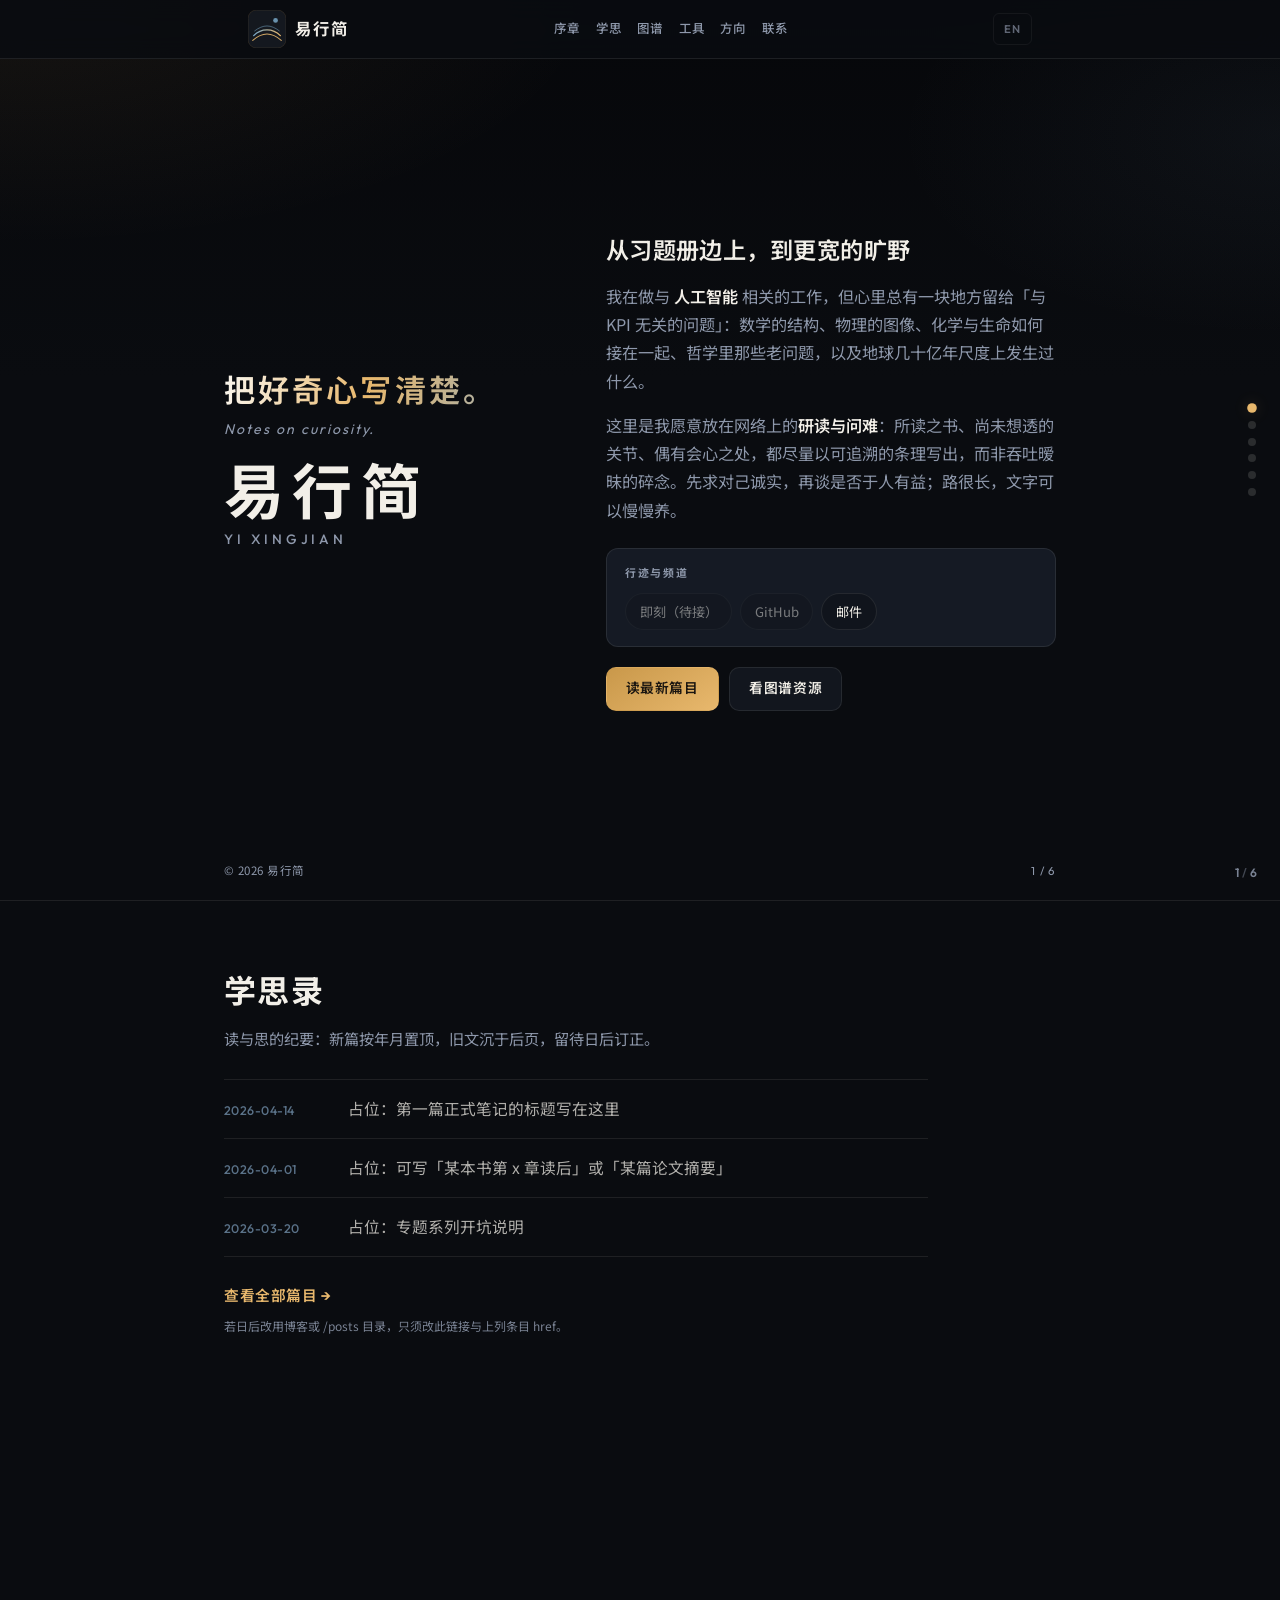
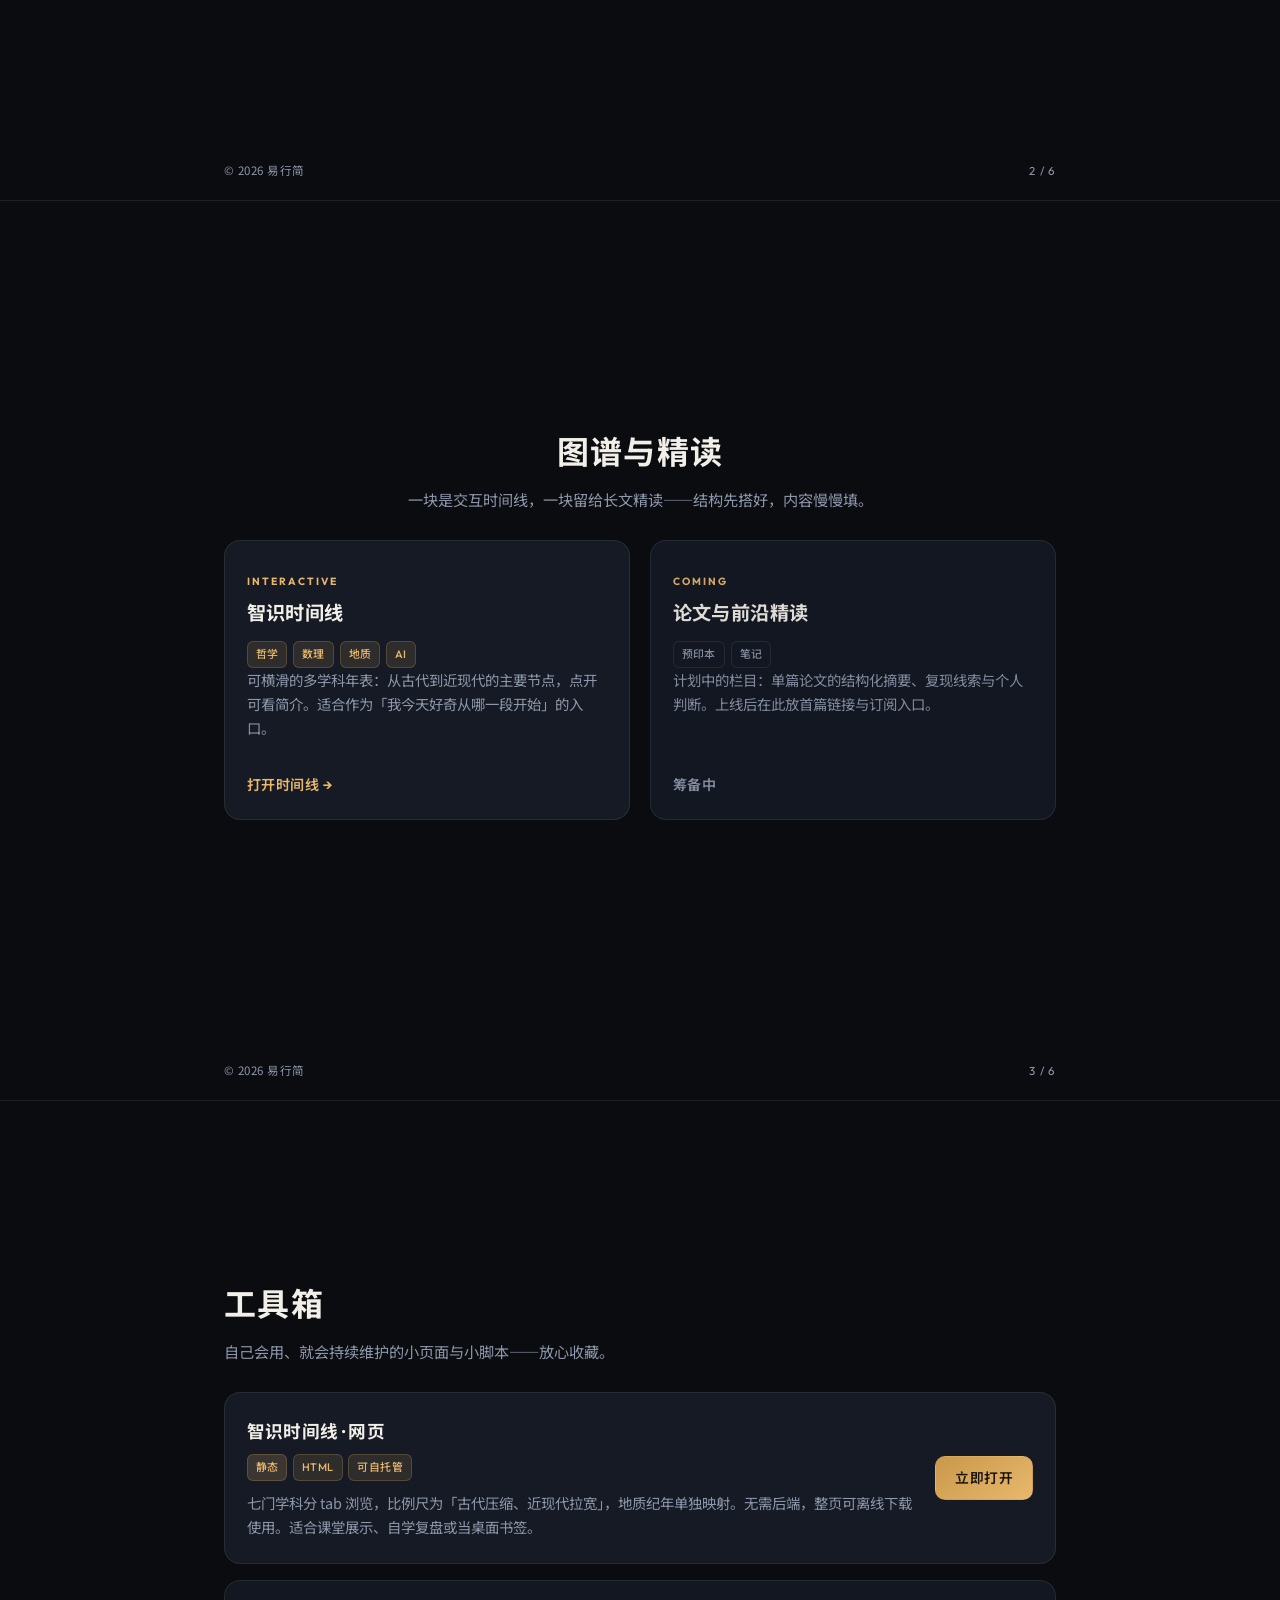
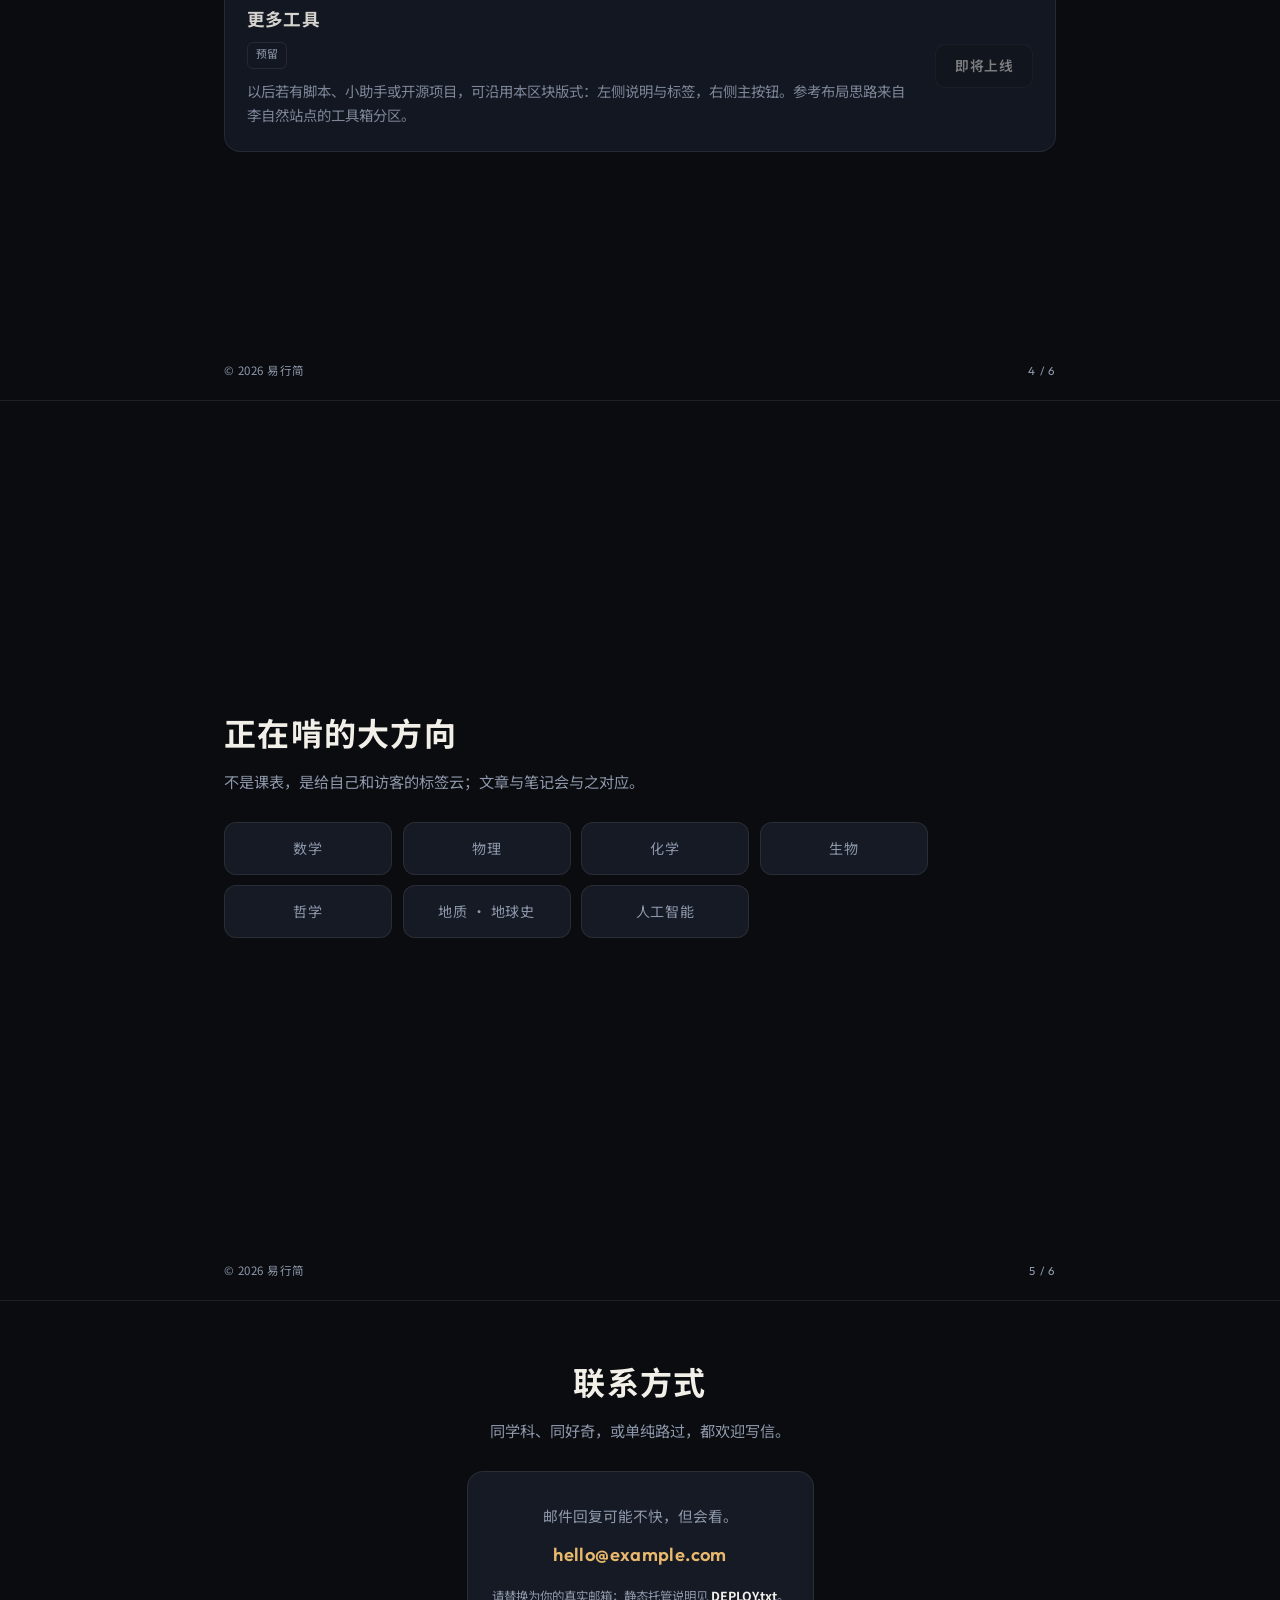
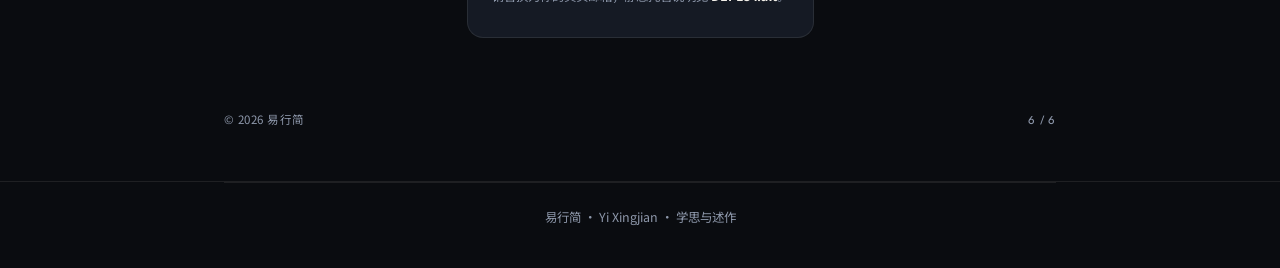
<file: index.html>
<!DOCTYPE html>
<html lang="zh-CN">
<head>
  <meta charset="UTF-8" />
  <meta name="viewport" content="width=device-width, initial-scale=1, viewport-fit=cover" />
  <meta name="theme-color" content="#0d0f12" />
  <meta name="color-scheme" content="dark" />
  <meta name="description" content="易行简：把好奇心写清楚。数理哲地、人工智能与人生问题的研读与问难。" />
  <meta property="og:title" content="易行简 — 把好奇心写清楚" />
  <meta property="og:description" content="公开的研读与随想：数理哲地与人工智能，愿以清通文字与人对读。" />
  <meta property="og:type" content="website" />
  <title>易行简 — 把好奇心写清楚</title>
  <link rel="preconnect" href="https://fonts.googleapis.com" />
  <link rel="preconnect" href="https://fonts.gstatic.com" crossorigin />
  <link href="https://fonts.googleapis.com/css2?family=Noto+Sans+SC:ital,wght@0,400;0,500;0,600;0,700;1,400&family=Outfit:ital,wght@0,400;0,500;0,600;0,700;1,400&display=swap" rel="stylesheet" />
  <link rel="stylesheet" href="assets/style.css" />
  <link rel="icon" href="data:image/svg+xml,%3Csvg xmlns='http://www.w3.org/2000/svg' viewBox='0 0 100 100'%3E%3Crect fill='%2314181f' width='100' height='100' rx='22'/%3E%3Cpath fill='none' stroke='%23e8b86d' stroke-width='3' stroke-linecap='round' d='M14 72 Q50 48 86 72'/%3E%3Cpath fill='none' stroke='%23c9984a' stroke-width='2.5' stroke-linecap='round' opacity='.75' d='M18 58 Q50 38 82 58'/%3E%3Ccircle cx='72' cy='28' r='5' fill='%2378a8c8'/%3E%3C/svg%3E" />
</head>
<body>
  <div class="bg-layer" aria-hidden="true"></div>

  <header class="site-header">
    <div class="wrap site-header__inner">
      <a class="logo-lockup" href="#intro" aria-label="易行简 · 首页">
        <span class="logo-mark" aria-hidden="true">
          <svg width="40" height="40" viewBox="0 0 80 80" fill="none" xmlns="http://www.w3.org/2000/svg">
            <rect width="80" height="80" rx="18" fill="#14181f" stroke="rgba(232,184,109,0.25)" stroke-width="1"/>
            <path d="M12 54C28 38 52 38 68 54" stroke="url(#g1)" stroke-width="2.8" stroke-linecap="round"/>
            <path d="M10 64C30 46 50 46 70 64" stroke="#e8b86d" stroke-width="2.2" stroke-linecap="round" opacity="0.9"/>
            <path d="M14 44C32 30 48 30 66 44" stroke="#78a8c8" stroke-width="2" stroke-linecap="round" opacity="0.55"/>
            <circle cx="58" cy="22" r="5" fill="#78a8c8" opacity="0.85"/>
            <defs>
              <linearGradient id="g1" x1="12" y1="54" x2="68" y2="54" gradientUnits="userSpaceOnUse">
                <stop stop-color="#78a8c8"/>
                <stop offset="1" stop-color="#e8b86d"/>
              </linearGradient>
            </defs>
          </svg>
        </span>
        <span class="logo-text">易行简</span>
      </a>
      <nav class="site-header__nav" aria-label="页面分区">
        <a href="#intro">序章</a>
        <a href="#writing">学思</a>
        <a href="#atlas">图谱</a>
        <a href="#tools">工具</a>
        <a href="#tracks">方向</a>
        <a href="#contact">联系</a>
      </nav>
      <a class="lang-pill" href="#" aria-disabled="true" title="英文页可后续再加">EN</a>
    </div>
  </header>

  <div class="page-progress" aria-hidden="true">
    <span id="progress-current">1</span><span class="page-progress__sep">/</span><span id="progress-total">6</span>
  </div>

  <nav class="section-dots" aria-label="快速跳转">
    <a href="#intro" class="section-dots__dot is-active" data-index="1" aria-label="序章"></a>
    <a href="#writing" class="section-dots__dot" data-index="2" aria-label="学思"></a>
    <a href="#atlas" class="section-dots__dot" data-index="3" aria-label="图谱"></a>
    <a href="#tools" class="section-dots__dot" data-index="4" aria-label="工具"></a>
    <a href="#tracks" class="section-dots__dot" data-index="5" aria-label="方向"></a>
    <a href="#contact" class="section-dots__dot" data-index="6" aria-label="联系"></a>
  </nav>

  <main>
    <!-- 1 序章：对标「李自然」首屏 — 姓名、副标题、长叙事、频道 -->
    <section id="intro" class="panel panel--intro" data-panel="1">
      <div class="wrap panel__inner">
        <div class="intro-split">
          <div class="intro-split__hero">
            <p class="intro-slogan">把好奇心写清楚。</p>
            <p class="intro-slogan-en">Notes on curiosity.</p>
            <h1 class="intro-name">易行简</h1>
            <p class="intro-roman">Yi Xingjian</p>
          </div>
          <div class="intro-split__story">
            <h2 class="intro-tagline">从习题册边上，到更宽的旷野</h2>
            <div class="prose prose--intro">
              <p>
                我在做与 <strong>人工智能</strong> 相关的工作，但心里总有一块地方留给「与 KPI 无关的问题」：数学的结构、物理的图像、化学与生命如何接在一起、哲学里那些老问题，以及地球几十亿年尺度上发生过什么。
              </p>
              <p>
                这里是我愿意放在网络上的<strong>研读与问难</strong>：所读之书、尚未想透的关节、偶有会心之处，都尽量以可追溯的条理写出，而非吞吐暧昧的碎念。先求对己诚实，再谈是否于人有益；路很长，文字可以慢慢养。
              </p>
            </div>
            <div class="channel-bar">
              <span class="channel-bar__label">行迹与频道</span>
              <div class="channel-bar__links">
                <a class="channel-chip" href="#" aria-disabled="true">即刻（待接）</a>
                <a class="channel-chip" href="#" aria-disabled="true">GitHub</a>
                <a class="channel-chip" href="mailto:hello@example.com">邮件</a>
              </div>
            </div>
            <div class="panel-cta-row">
              <a class="btn btn-primary" href="#writing">读最新篇目</a>
              <a class="btn" href="#atlas">看图谱资源</a>
            </div>
          </div>
        </div>
      </div>
      <footer class="panel-foot wrap">
        <span>© <span class="js-year"></span> 易行简</span>
        <span class="panel-foot__num">1 / 6</span>
      </footer>
    </section>

    <!-- 2 文章列表 -->
    <section id="writing" class="panel" data-panel="2">
      <div class="wrap panel__inner panel__inner--list">
        <header class="block-header">
          <h2 class="block-header__title">学思录</h2>
          <p class="block-header__desc">读与思的纪要：新篇按年月置顶，旧文沉于后页，留待日后订正。</p>
        </header>
        <ul class="article-list">
          <li>
            <a href="#" class="article-list__link" data-soon>
              <time datetime="2026-04-14">2026-04-14</time>
              <span class="article-list__title">占位：第一篇正式笔记的标题写在这里</span>
            </a>
          </li>
          <li>
            <a href="#" class="article-list__link" data-soon>
              <time datetime="2026-04-01">2026-04-01</time>
              <span class="article-list__title">占位：可写「某本书第 x 章读后」或「某篇论文摘要」</span>
            </a>
          </li>
          <li>
            <a href="#" class="article-list__link" data-soon>
              <time datetime="2026-03-20">2026-03-20</time>
              <span class="article-list__title">占位：专题系列开坑说明</span>
            </a>
          </li>
        </ul>
        <p class="more-link-wrap">
          <a href="#writing" class="more-link">查看全部篇目 →</a>
          <span class="more-hint">若日后改用博客或 /posts 目录，只须改此链接与上列条目 href。</span>
        </p>
      </div>
      <footer class="panel-foot wrap">
        <span>© <span class="js-year"></span> 易行简</span>
        <span class="panel-foot__num">2 / 6</span>
      </footer>
    </section>

    <!-- 3 双卡资源：对标「AI 论文简报 / 资讯速览」 -->
    <section id="atlas" class="panel" data-panel="3">
      <div class="wrap panel__inner">
        <header class="block-header block-header--center">
          <h2 class="block-header__title">图谱与精读</h2>
          <p class="block-header__desc">一块是交互时间线，一块留给长文精读——结构先搭好，内容慢慢填。</p>
        </header>
        <div class="feature-grid">
          <article class="feature-card">
            <div class="feature-card__top">
              <span class="feature-card__eyebrow">Interactive</span>
              <h3 class="feature-card__title">智识时间线</h3>
              <div class="tag-row">
                <span class="tag">哲学</span>
                <span class="tag">数理</span>
                <span class="tag">地质</span>
                <span class="tag">AI</span>
              </div>
            </div>
            <p class="feature-card__body">
              可横滑的多学科年表：从古代到近现代的主要节点，点开可看简介。适合作为「我今天好奇从哪一段开始」的入口。
            </p>
            <a class="feature-card__cta" href="timeline.html">打开时间线 →</a>
          </article>
          <article class="feature-card feature-card--muted">
            <div class="feature-card__top">
              <span class="feature-card__eyebrow">Coming</span>
              <h3 class="feature-card__title">论文与前沿精读</h3>
              <div class="tag-row">
                <span class="tag tag--ghost">预印本</span>
                <span class="tag tag--ghost">笔记</span>
              </div>
            </div>
            <p class="feature-card__body">
              计划中的栏目：单篇论文的结构化摘要、复现线索与个人判断。上线后在此放首篇链接与订阅入口。
            </p>
            <span class="feature-card__cta feature-card__cta--disabled">筹备中</span>
          </article>
        </div>
      </div>
      <footer class="panel-foot wrap">
        <span>© <span class="js-year"></span> 易行简</span>
        <span class="panel-foot__num">3 / 6</span>
      </footer>
    </section>

    <!-- 4 工具箱 -->
    <section id="tools" class="panel" data-panel="4">
      <div class="wrap panel__inner">
        <header class="block-header">
          <h2 class="block-header__title">工具箱</h2>
          <p class="block-header__desc">自己会用、就会持续维护的小页面与小脚本——放心收藏。</p>
        </header>
        <article class="tool-row">
          <div class="tool-row__main">
            <h3 class="tool-row__title">智识时间线 · 网页</h3>
            <div class="tag-row">
              <span class="tag tag--accent">静态</span>
              <span class="tag">HTML</span>
              <span class="tag">可自托管</span>
            </div>
            <p class="tool-row__desc">
              七门学科分 tab 浏览，比例尺为「古代压缩、近现代拉宽」，地质纪年单独映射。无需后端，整页可离线下载使用。适合课堂展示、自学复盘或当桌面书签。
            </p>
          </div>
          <div class="tool-row__action">
            <a class="btn btn-primary" href="timeline.html">立即打开</a>
          </div>
        </article>
        <article class="tool-row tool-row--soon">
          <div class="tool-row__main">
            <h3 class="tool-row__title">更多工具</h3>
            <div class="tag-row">
              <span class="tag tag--ghost">预留</span>
            </div>
            <p class="tool-row__desc">
              以后若有脚本、小助手或开源项目，可沿用本区块版式：左侧说明与标签，右侧主按钮。参考布局思路来自李自然站点的工具箱分区。
            </p>
          </div>
          <div class="tool-row__action">
            <span class="btn btn--disabled">即将上线</span>
          </div>
        </article>
      </div>
      <footer class="panel-foot wrap">
        <span>© <span class="js-year"></span> 易行简</span>
        <span class="panel-foot__num">4 / 6</span>
      </footer>
    </section>

    <!-- 5 方向 -->
    <section id="tracks" class="panel" data-panel="5">
      <div class="wrap panel__inner">
        <header class="block-header">
          <h2 class="block-header__title">正在啃的大方向</h2>
          <p class="block-header__desc">不是课表，是给自己和访客的标签云；文章与笔记会与之对应。</p>
        </header>
        <ul class="track-grid" aria-label="学习方向">
          <li>数学</li>
          <li>物理</li>
          <li>化学</li>
          <li>生物</li>
          <li>哲学</li>
          <li>地质 · 地球史</li>
          <li>人工智能</li>
        </ul>
      </div>
      <footer class="panel-foot wrap">
        <span>© <span class="js-year"></span> 易行简</span>
        <span class="panel-foot__num">5 / 6</span>
      </footer>
    </section>

    <!-- 6 联系 -->
    <section id="contact" class="panel panel--contact" data-panel="6">
      <div class="wrap panel__inner">
        <header class="block-header block-header--center">
          <h2 class="block-header__title">联系方式</h2>
          <p class="block-header__desc">同学科、同好奇，或单纯路过，都欢迎写信。</p>
        </header>
        <div class="contact-card">
          <p class="contact-card__lead">邮件回复可能不快，但会看。</p>
          <a class="contact-card__mail" href="mailto:hello@example.com?subject=易行简%20-%20来信">hello@example.com</a>
          <p class="contact-card__hint">请替换为你的真实邮箱；静态托管说明见 <strong>DEPLOY.txt</strong>。</p>
        </div>
      </div>
      <footer class="panel-foot wrap">
        <span>© <span class="js-year"></span> 易行简</span>
        <span class="panel-foot__num">6 / 6</span>
      </footer>
    </section>
  </main>

  <footer class="site-footer wrap">
    <p>易行简 · Yi Xingjian · 学思与述作</p>
  </footer>

  <script>
    (function () {
      var y = new Date().getFullYear();
      document.querySelectorAll(".js-year").forEach(function (el) {
        el.textContent = y;
      });

      var panels = document.querySelectorAll("[data-panel]");
      var total = panels.length;
      var curEl = document.getElementById("progress-current");
      var totalEl = document.getElementById("progress-total");
      var dots = document.querySelectorAll(".section-dots__dot");
      if (totalEl) totalEl.textContent = String(total);

      function setActive(index) {
        if (curEl) curEl.textContent = String(index);
        dots.forEach(function (d) {
          d.classList.toggle("is-active", Number(d.getAttribute("data-index")) === index);
        });
      }

      if (!("IntersectionObserver" in window) || !panels.length) {
        setActive(1);
        return;
      }

      setActive(1);

      var io = new IntersectionObserver(
        function (entries) {
          entries.forEach(function (en) {
            if (!en.isIntersecting) return;
            var n = Number(en.target.getAttribute("data-panel"));
            if (n) setActive(n);
          });
        },
        { root: null, rootMargin: "-32% 0px -28% 0px", threshold: 0 }
      );

      panels.forEach(function (p) {
        io.observe(p);
      });

      document.querySelectorAll(".article-list__link[data-soon]").forEach(function (a) {
        a.addEventListener("click", function (e) {
          e.preventDefault();
        });
      });
    })();
  </script>
</body>
</html>
</file>
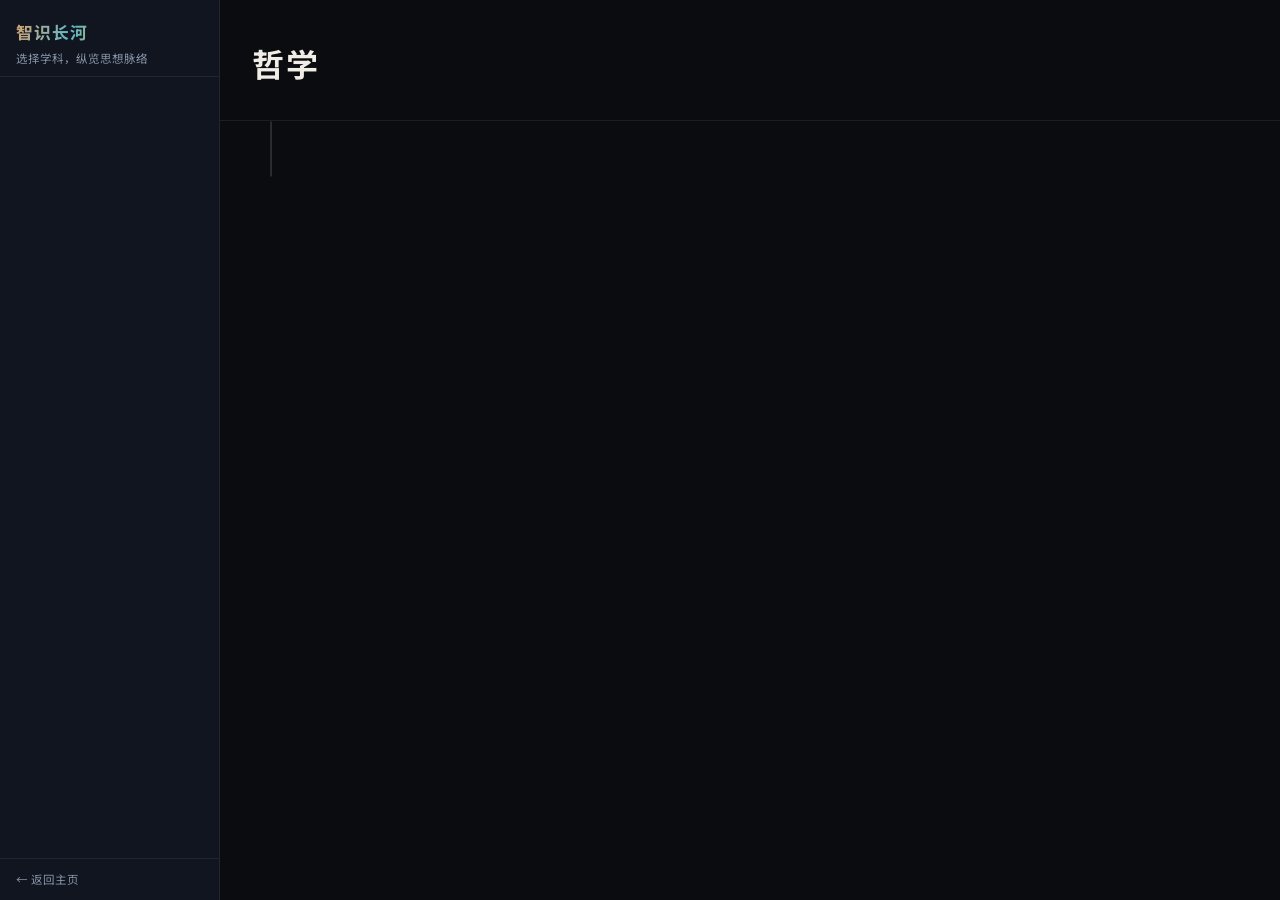
<file: timeline.html>
<!DOCTYPE html>
<html lang="zh-CN">
<head>
  <meta charset="UTF-8" />
  <meta name="viewport" content="width=device-width, initial-scale=1, viewport-fit=cover" />
  <meta name="theme-color" content="#0a0c10" />
  <title>智识长河 — 哲学 · 数理 · 地球 · 智能</title>
  <link rel="preconnect" href="https://fonts.googleapis.com" />
  <link rel="preconnect" href="https://fonts.gstatic.com" crossorigin />
  <link href="https://fonts.googleapis.com/css2?family=Noto+Sans+SC:wght@400;500;600;700&family=Noto+Serif+SC:wght@400;600;700&family=Outfit:wght@400;500;600;700&display=swap" rel="stylesheet" />
  <style>
    :root {
      --bg: #0a0c10;
      --surface: #111520;
      --surface2: #181e2c;
      --ink: #f0ede6;
      --muted: #8694a8;
      --dim: #5c6778;
      --line: rgba(240,237,230,0.08);
      --line2: rgba(240,237,230,0.14);
      --philosophy: #d4a574;
      --math: #5eb8c9;
      --physics: #d4b435;
      --chemistry: #6ebf8a;
      --biology: #e88888;
      --geology: #a89078;
      --ai: #b87fd9;
      --accent: var(--philosophy);
      --font-d: "Outfit","Noto Sans SC",system-ui,sans-serif;
      --font-b: "Noto Sans SC","PingFang SC",system-ui,sans-serif;
      --font-s: "Noto Serif SC","Spectral",Georgia,serif;
    }
    *,*::before,*::after{box-sizing:border-box}
    html{scroll-behavior:smooth}
    body{margin:0;min-height:100vh;font-family:var(--font-b);background:var(--bg);color:var(--ink);line-height:1.6;-webkit-font-smoothing:antialiased;overflow-x:hidden}

    .page{display:grid;grid-template-columns:220px 1fr;min-height:100vh}
    @media(max-width:860px){.page{grid-template-columns:1fr}}

    .sidebar{position:sticky;top:0;height:100vh;overflow-y:auto;background:var(--surface);border-right:1px solid var(--line);display:flex;flex-direction:column;z-index:10}
    @media(max-width:860px){.sidebar{position:fixed;left:0;top:0;bottom:0;width:260px;transform:translateX(-100%);transition:transform .3s cubic-bezier(.22,1,.36,1);box-shadow:8px 0 32px rgba(0,0,0,.5)}.sidebar.open{transform:translateX(0)}}

    .sidebar-head{padding:1.25rem 1rem .6rem;border-bottom:1px solid var(--line)}
    .sidebar-head h1{font-family:var(--font-d);font-size:1.05rem;font-weight:700;letter-spacing:.06em;margin:0 0 .2rem;background:linear-gradient(100deg,var(--philosophy),var(--math) 30%,var(--physics) 55%,var(--ai));-webkit-background-clip:text;-webkit-text-fill-color:transparent;background-clip:text}
    .sidebar-head p{font-size:.72rem;color:var(--muted);margin:0;line-height:1.45}

    .disc-list{list-style:none;margin:0;padding:.5rem 0;flex:1}
    .disc-btn{width:100%;display:flex;align-items:center;gap:.6rem;padding:.6rem 1rem;background:none;border:none;color:var(--muted);font-family:var(--font-d);font-size:.82rem;font-weight:500;cursor:pointer;transition:background .15s,color .15s;text-align:left;letter-spacing:.02em}
    .disc-btn:hover{background:rgba(255,255,255,.03);color:var(--ink)}
    .disc-btn.active{color:var(--ink);background:rgba(255,255,255,.05)}
    .disc-btn.disabled{opacity:.35;pointer-events:none;cursor:default}
    .disc-dot{width:9px;height:9px;border-radius:50%;flex-shrink:0;box-shadow:0 0 8px currentColor}
    .disc-btn[data-d="philosophy"] .disc-dot{background:var(--philosophy);color:var(--philosophy)}
    .disc-btn[data-d="math"] .disc-dot{background:var(--math);color:var(--math)}
    .disc-btn[data-d="physics"] .disc-dot{background:var(--physics);color:var(--physics)}
    .disc-btn[data-d="chemistry"] .disc-dot{background:var(--chemistry);color:var(--chemistry)}
    .disc-btn[data-d="biology"] .disc-dot{background:var(--biology);color:var(--biology)}
    .disc-btn[data-d="geology"] .disc-dot{background:var(--geology);color:var(--geology)}
    .disc-btn[data-d="ai"] .disc-dot{background:var(--ai);color:var(--ai)}
    .disc-btn.active .disc-dot{box-shadow:0 0 14px currentColor}
    .disc-count{margin-left:auto;font-size:.62rem;color:var(--muted);opacity:.6}
    .disc-soon{font-size:.58rem;color:var(--dim);margin-left:.15rem}

    .sidebar-foot{padding:.7rem 1rem;border-top:1px solid var(--line);font-size:.72rem}
    .sidebar-foot a{color:var(--muted);text-decoration:none}.sidebar-foot a:hover{color:var(--ink)}

    .mobile-bar{display:none;position:sticky;top:0;z-index:9;background:color-mix(in srgb,var(--bg) 90%,transparent);backdrop-filter:blur(12px);-webkit-backdrop-filter:blur(12px);border-bottom:1px solid var(--line);padding:.6rem 1rem;align-items:center;gap:.7rem}
    @media(max-width:860px){.mobile-bar{display:flex}}
    .menu-btn{background:none;border:1px solid var(--line2);color:var(--ink);width:34px;height:34px;border-radius:8px;font-size:1rem;cursor:pointer;display:flex;align-items:center;justify-content:center}
    .mobile-bar h2{font-family:var(--font-d);font-size:.88rem;font-weight:600;margin:0}
    .overlay{display:none;position:fixed;inset:0;z-index:9;background:rgba(0,0,0,.5)}.overlay.show{display:block}

    .main{min-height:100vh;padding:0 0 4rem}
    .tl-header{padding:clamp(1.5rem,4vw,2.5rem) clamp(1.25rem,3vw,2rem) clamp(1rem,2vw,1.5rem);border-bottom:1px solid var(--line)}
    .tl-header h2{font-family:var(--font-d);font-size:clamp(1.5rem,3.5vw,2rem);font-weight:700;margin:0 0 .3rem;letter-spacing:.05em}
    .tl-header p{color:var(--muted);font-size:.88rem;margin:0;max-width:36rem;line-height:1.55}

    .tl-wrap{max-width:52rem;margin:0;padding:0 clamp(1rem,3vw,2rem)}

    .tl{position:relative;padding:1.5rem 0 2rem 3rem}
    @media(min-width:640px){.tl{padding-left:3.5rem}}
    .tl::before{content:"";position:absolute;left:.85rem;top:0;bottom:0;width:2px;background:linear-gradient(180deg,transparent,var(--line2) 2%,var(--line2) 98%,transparent)}
    @media(min-width:640px){.tl::before{left:1.1rem}}

    .tl-node{position:relative;margin-bottom:0;padding:1.35rem 0;border-bottom:1px solid var(--line);animation:fadeUp .4s ease both}
    .tl-node:last-child{border-bottom:none}
    @keyframes fadeUp{from{opacity:0;transform:translateY(14px)}to{opacity:1;transform:translateY(0)}}

    .tl-dot{position:absolute;left:-2.15rem;top:1.65rem;width:13px;height:13px;border-radius:50%;background:var(--accent);border:3px solid var(--bg);box-shadow:0 0 0 1px var(--line2),0 0 10px color-mix(in srgb,var(--accent) 35%,transparent);z-index:2}
    @media(min-width:640px){.tl-dot{left:-2.4rem}}

    .tl-top{display:flex;gap:1rem;align-items:flex-start}
    .tl-portrait{width:56px;height:56px;border-radius:10px;background:var(--surface2);border:1px solid var(--line2);flex-shrink:0;object-fit:cover;overflow:hidden}
    .tl-portrait img{width:100%;height:100%;object-fit:cover;border-radius:9px;opacity:.92}
    .tl-info{flex:1;min-width:0}
    .tl-era{display:inline-block;font-family:var(--font-d);font-size:.6rem;font-weight:600;letter-spacing:.1em;padding:.15rem .5rem;border-radius:4px;background:color-mix(in srgb,var(--accent) 15%,transparent);color:var(--accent);border:1px solid color-mix(in srgb,var(--accent) 25%,transparent);margin-bottom:.35rem;text-transform:uppercase}
    .tl-year{font-family:var(--font-d);font-size:.68rem;font-weight:700;letter-spacing:.12em;color:var(--accent);margin-bottom:.2rem;text-transform:uppercase}
    .tl-title{font-family:var(--font-d);font-size:clamp(1rem,2.2vw,1.15rem);font-weight:700;margin:0 0 .1rem;letter-spacing:.01em}
    .tl-person{font-size:.8rem;color:var(--muted);margin-bottom:.15rem}
    .tl-work{font-size:.75rem;color:var(--dim);font-style:italic;margin-bottom:.35rem}

    .tl-text{font-size:.9rem;color:color-mix(in srgb,var(--ink) 80%,var(--muted));line-height:1.72;max-width:40rem;margin:.25rem 0 0}

    .tl-quote{margin:.65rem 0 0;padding:.6rem .9rem;border-left:3px solid color-mix(in srgb,var(--accent) 50%,transparent);background:color-mix(in srgb,var(--accent) 5%,transparent);border-radius:0 8px 8px 0;font-family:var(--font-s);font-size:.88rem;line-height:1.65;color:color-mix(in srgb,var(--ink) 90%,var(--accent));font-style:italic}

    .tl-context{margin:.5rem 0 0;font-size:.78rem;color:var(--dim);line-height:1.55;padding-left:.5rem;border-left:2px solid var(--line)}
  </style>
</head>
<body>
  <div class="overlay" id="overlay"></div>
  <div class="page">
    <aside class="sidebar" id="sidebar">
      <div class="sidebar-head">
        <h1>智识长河</h1>
        <p>选择学科，纵览思想脉络</p>
      </div>
      <ul class="disc-list" id="discList"></ul>
      <div class="sidebar-foot"><a href="index.html">← 返回主页</a></div>
    </aside>
    <div class="main" id="main">
      <div class="mobile-bar">
        <button class="menu-btn" id="menuBtn" aria-label="选择学科">☰</button>
        <h2 id="mobileTitle">哲学</h2>
      </div>
      <div class="tl-header" id="tlHeader">
        <h2 id="headerTitle">哲学</h2>
        <p id="headerDesc"></p>
      </div>
      <div class="tl-wrap"><div class="tl" id="timeline"></div></div>
    </div>
  </div>
<script>
var DISC = {
  philosophy:{label:"哲学",color:"var(--philosophy)",desc:"从米利都学派到存在主义——人类追问根本问题的持续尝试。"},
  math:{label:"数学",color:"var(--math)",desc:"从公理化几何到千禧难题——结构、量与无穷的严格语言。"},
  physics:{label:"物理",color:"var(--physics)",desc:"从杠杆到引力波——用数学把自然写成可预言的方程。"},
  chemistry:{label:"化学",color:"var(--chemistry)",desc:"从炼金术到分子机器——物质变换的规律与技艺。",disabled:true},
  biology:{label:"生物",color:"var(--biology)",desc:"从分类到基因编辑——理解生命运作与演化的历程。",disabled:true},
  geology:{label:"地质年代",color:"var(--geology)",desc:"46 亿年地球史——宙 · 代 · 纪 · 世，从行星吸积到人类世。地质事件与气候变迁如何塑造文明兴衰。"},
  ai:{label:"人工智能",color:"var(--ai)",desc:"从图灵机到大语言模型——机器智能两百年进化。"}
};

var DATA = {
philosophy:[
  {year:-585,person:"泰勒斯（Thales）",event:"自然哲学的兴起",text:"以水为万物本原，首次以自然本身（而非神话）解释自然现象，被视为西方哲学与科学思想的共同源头。",work:"无存世著作；思想见于亚里士多德记载",quote:"万物源于水。",img:"https://upload.wikimedia.org/wikipedia/commons/thumb/c/c6/Illustrerad_Verldshistoria_band_I_Ill_107.jpg/220px-Illustrerad_Verldshistoria_band_I_Ill_107.jpg",ctx:"同期：毕达哥拉斯建立数本原学说；赫拉克利特提出"万物流变"与逻各斯。"},
  {year:-470,person:"苏格拉底（Socrates）",event:"诘问法与伦理探究",text:"将哲学焦点从自然转向人自身——概念澄清、伦理审查与「认识你自己」。其方法深刻影响柏拉图与整个欧陆传统。",work:"自己不著述；学说见于柏拉图对话录与色诺芬记录",quote:"未经审视的人生不值得过。",img:"https://upload.wikimedia.org/wikipedia/commons/thumb/b/bc/Socrate_du_Louvre.jpg/220px-Socrate_du_Louvre.jpg",ctx:"公元前 399 年被雅典以「腐蚀青年」罪判处死刑，饮鸩而亡——成为哲学殉道的经典形象。"},
  {year:-387,person:"柏拉图（Plato）",event:"学园与理念论",text:"在雅典创立学园（Academia），提出理念论（Forms）：可感事物是永恒理念的摹本。《理想国》构建了哲人王治国的政治蓝图。",work:"《理想国》《会饮篇》《斐多篇》等",quote:"洞穴中的囚徒把影子当作真实。",img:"https://upload.wikimedia.org/wikipedia/commons/thumb/8/88/Plato_Silanion_Musei_Capitolini_MC1377.jpg/220px-Plato_Silanion_Musei_Capitolini_MC1377.jpg",ctx:"学园存续近九百年，是西方最早的高等教育机构。"},
  {year:-335,person:"亚里士多德（Aristotle）",event:"逻辑学与多领域体系",text:"建立三段论形式逻辑、形而上学范畴、伦理学与博物学框架；其思想支配中世纪欧洲与伊斯兰学术近千年。",work:"《工具论》《形而上学》《尼各马可伦理学》",quote:"吾爱吾师，吾更爱真理。",img:"https://upload.wikimedia.org/wikipedia/commons/thumb/a/ae/Aristotle_Altemps_Inv8575.jpg/220px-Aristotle_Altemps_Inv8575.jpg",ctx:"曾为亚历山大大帝的私人教师；其逻辑体系直到 19 世纪才被弗雷格的数理逻辑根本性拓展。"},
  {year:354,person:"奥古斯丁（Augustine）",event:"时间与神义问题",text:"内心转向：「时间是什么？若无人问我则知；若要向人解释则不知。」自由意志与恶的起源，融合新柏拉图主义与基督教神学。",work:"《忏悔录》《上帝之城》",quote:"主啊，你为自己造了我们，我们的心得不到安宁，直到它安息在你怀中。",img:"https://upload.wikimedia.org/wikipedia/commons/thumb/e/ea/Saint_Augustine_by_Philippe_de_Champaigne.jpg/220px-Saint_Augustine_by_Philippe_de_Champaigne.jpg"},
  {year:1250,person:"托马斯·阿奎那（Aquinas）",event:"经院哲学综合",text:"系统融合亚里士多德哲学与基督教教义，五路论证上帝存在，影响自然法思想与后世形而上学。",work:"《神学大全》《反异教大全》",quote:"对于不具信仰者，须诉诸理性。",img:"https://upload.wikimedia.org/wikipedia/commons/thumb/e/e3/St-thomas-aquinas.jpg/220px-St-thomas-aquinas.jpg"},
  {year:1641,person:"笛卡尔（Descartes）",event:"《第一哲学沉思》",text:"方法论怀疑与「我思故我在」——开创近代主体性哲学与理性主义。心身二元论影响后世身心问题讨论。",work:"《第一哲学沉思》《方法论》",quote:"我思故我在（Cogito, ergo sum）。",img:"https://upload.wikimedia.org/wikipedia/commons/thumb/7/73/Frans_Hals_-_Portret_van_Ren%C3%A9_Descartes.jpg/220px-Frans_Hals_-_Portret_van_Ren%C3%A9_Descartes.jpg",ctx:"同期在数学上创立解析几何（坐标系），连接代数与几何。"},
  {year:1689,person:"洛克（Locke）",event:"经验论与政治哲学",text:"心灵初始为「白板」，一切观念来自经验。自然权利（生命、自由、财产）思想深刻影响美国独立宣言与启蒙运动。",work:"《人类理解论》《政府论》",quote:"凡在理智中的，无一不先在感官中。",img:"https://upload.wikimedia.org/wikipedia/commons/thumb/d/d1/JohnLocke.png/220px-JohnLocke.png"},
  {year:1781,person:"康德（Kant）",event:"《纯粹理性批判》",text:"先验观念论与认识论转向：人的认知不是被动接受而是主动构建经验；划定理性边界，把自在之物（物自体）置于认识之外。",work:"三大批判：《纯粹理性批判》《实践理性批判》《判断力批判》",quote:"有两样东西越思考越令我敬畏：头顶的星空和心中的道德律。",img:"https://upload.wikimedia.org/wikipedia/commons/thumb/f/f2/Kant_gemaelde_3.jpg/220px-Kant_gemaelde_3.jpg",ctx:"康德终生未离开柯尼斯堡；其哲学被称为「哥白尼式革命」。"},
  {year:1843,person:"克尔凯郭尔（Kierkegaard）",event:"实存哲学先声",text:"提出「信仰之跃」：理性终有极限，真理在个人决断中承担而非体系里获证。美学—伦理—宗教三阶段勾勒人生的纵深。",work:"《恐惧与颤栗》《非此即彼》《致死的疾病》",quote:"真理即主体性——唯有与个体生存攸关的真理才是属于我的真理。",img:"https://upload.wikimedia.org/wikipedia/commons/thumb/8/89/Kierkegaard.jpg/220px-Kierkegaard.jpg",ctx:"被视为基督教存在主义与实存哲学的先驱，直接影响海德格尔和萨特。"},
  {year:1872,person:"尼采（Nietzsche）",event:"《悲剧的诞生》",text:"以日神（阿波罗）/酒神（狄奥尼索斯）对立解释希腊悲剧精神，反对苏格拉底以降的理性乐观主义。",work:"《悲剧的诞生》",quote:"每一个不曾起舞的日子，都是对生命的辜负。",img:"https://upload.wikimedia.org/wikipedia/commons/thumb/1/1b/Nietzsche187a.jpg/220px-Nietzsche187a.jpg"},
  {year:1882,person:"尼采（Nietzsche）",event:"「上帝已死」",text:"借疯子之口宣告欧洲道德根基动摇：若上帝已死，人须自铸价值。同期提出永恒轮回：若一切重演，你是否仍愿如此生活？",work:"《快乐的科学》第 125 节",quote:"上帝已死。上帝仍然是死的。是我们杀死了他。",img:"https://upload.wikimedia.org/wikipedia/commons/thumb/1/1b/Nietzsche187a.jpg/220px-Nietzsche187a.jpg"},
  {year:1883,person:"尼采（Nietzsche）",event:"《查拉图斯特拉如是说》",text:"以诗性箴言体提出超人（Übermensch）、末人、权力意志。「成为你所是」与对怜悯伦理的批判。",work:"《查拉图斯特拉如是说》",quote:"人是在动物与超人之间的一根绳索——悬在深渊之上。",img:"https://upload.wikimedia.org/wikipedia/commons/thumb/1/1b/Nietzsche187a.jpg/220px-Nietzsche187a.jpg"},
  {year:1887,person:"尼采（Nietzsche）",event:"《论道德的谱系》",text:"以系谱学方法区分主人道德与奴隶道德，揭示怨恨如何翻转价值。为福柯的权力—知识分析提供方法论灵感。",work:"《论道德的谱系》",quote:"与恶龙缠斗过久，自身亦成为恶龙；凝视深渊过久，深渊亦回以凝视。",img:"https://upload.wikimedia.org/wikipedia/commons/thumb/1/1b/Nietzsche187a.jpg/220px-Nietzsche187a.jpg"},
  {year:1900,person:"胡塞尔（Husserl）",event:"现象学的开创",text:"回到「事物本身」：通过本质直观与意向性分析描述意识结构。海德格尔、萨特等人的实存论路径由此而出。",work:"《逻辑研究》《纯粹现象学通论》",quote:"回到事物本身（Zu den Sachen selbst）。",img:"https://upload.wikimedia.org/wikipedia/commons/thumb/8/8f/Edmund_Husserl_1900.jpg/220px-Edmund_Husserl_1900.jpg"},
  {year:1922,person:"维特根斯坦（Wittgenstein）",event:"《逻辑哲学论》",text:"可说的与不可说的：语言是世界的逻辑图像。后期《哲学研究》转向语言游戏说，解构了自己的早期体系。",work:"《逻辑哲学论》《哲学研究》",quote:"凡不可言说者，必须保持沉默。",img:"https://upload.wikimedia.org/wikipedia/commons/thumb/a/ab/Ludwig_Wittgenstein.jpg/220px-Ludwig_Wittgenstein.jpg"},
  {year:1927,person:"海德格尔（Heidegger）",event:"《存在与时间》",text:"以「此在」（Dasein）追问存在意义：人是被抛入世界的操心者，向死而在逼出本真的自我筹划。20 世纪欧陆哲学里程碑。",work:"《存在与时间》",quote:"人是向死的存在（Sein zum Tode）。",img:"https://upload.wikimedia.org/wikipedia/commons/thumb/5/5b/Heidegger_4_%281960%29_cropped.jpg/220px-Heidegger_4_%281960%29_cropped.jpg",ctx:"胡塞尔的学生与助手；二战期间与纳粹的关系至今仍有争议。"},
  {year:1942,person:"加缪（Camus）",event:"《西西弗神话》",text:"荒谬：人对意义的渴求与世界沉默之间的断裂。结论不是自杀，而是「应当想象西西弗是快乐的」——反抗与清醒。",work:"《西西弗神话》《局外人》《鼠疫》",quote:"应当想象西西弗是快乐的。",img:"https://upload.wikimedia.org/wikipedia/commons/thumb/0/08/Albert_Camus%2C_gagnant_de_prix_Nobel%2C_portrait_en_buste%2C_pos%C3%A9_au_bureau%2C_faisant_face_%C3%A0_gauche%2C_cigarette_de_tabagisme.jpg/220px-Albert_Camus%2C_gagnant_de_prix_Nobel%2C_portrait_en_buste%2C_pos%C3%A9_au_bureau%2C_faisant_face_%C3%A0_gauche%2C_cigarette_de_tabagisme.jpg",ctx:"1957 年获诺贝尔文学奖；与萨特就存在主义与政治暴力问题公开决裂。"},
  {year:1943,person:"萨特（Sartre）",event:"《存在与虚无》",text:"自为存在不断否定既成所是——「人被判定为自由」。自在/自为、自欺（mauvaise foi）、他人即地狱。",work:"《存在与虚无》《恶心》",quote:"人被判定为自由——因为人一旦被抛入世界，就必须为所做一切负责。",img:"https://upload.wikimedia.org/wikipedia/commons/thumb/e/ef/Sartre_1967_crop.jpg/220px-Sartre_1967_crop.jpg"},
  {year:1946,person:"萨特（Sartre）",event:"《存在主义是一种人道主义》",text:"面向公众的宣言：「存在先于本质」——人没有预设本质，通过选择与行动自我定义。通俗化存在主义，亦引发哲学争议。",work:"演讲稿《存在主义是一种人道主义》",quote:"存在先于本质（L'existence précède l'essence）。",img:"https://upload.wikimedia.org/wikipedia/commons/thumb/e/ef/Sartre_1967_crop.jpg/220px-Sartre_1967_crop.jpg"},
  {year:1949,person:"波伏娃（de Beauvoir）",event:"《第二性》",text:"「女人不是天生的，而是被塑造成的」——以存在主义伦理审视性别与处境，把「他者」分析引入女性主义经典。",work:"《第二性》《暧昧的伦理》",quote:"女人不是天生的，而是被塑造成的（On ne naît pas femme, on le devient）。",img:"https://upload.wikimedia.org/wikipedia/commons/thumb/0/09/Simone_de_Beauvoir2.png/220px-Simone_de_Beauvoir2.png"},
  {year:1967,person:"福柯（Foucault）",event:"知识考古与话语分析",text:"权力—知识关系与历史断裂视角：知识不是中立的发现，而是权力关系的产物。拓展哲学与社会理论的交叉。",work:"《词与物》《规训与惩罚》《知识考古学》",quote:"哪里有权力，哪里就有抵抗。",img:"https://upload.wikimedia.org/wikipedia/en/thumb/3/37/Foucault5.jpg/220px-Foucault5.jpg",ctx:"承接尼采系谱学方法；其「全景监狱」分析深刻影响当代监控社会讨论。"}
],
math:[
  {year:-300,person:"欧几里得（Euclid）",event:"《几何原本》",text:"从五条公设出发演绎全部平面几何，成为公理化方法的典范，影响数学严格性标准两千余年。",work:"《几何原本》共十三卷",quote:"在几何中没有专为国王开辟的道路。",img:"https://upload.wikimedia.org/wikipedia/commons/thumb/3/30/Euklid-von-Alexandria_1.jpg/220px-Euklid-von-Alexandria_1.jpg",ctx:"亚历山大图书馆学者；其公理体系直到 19 世纪非欧几何出现才被根本性拓展。"},
  {year:250,person:"丢番图（Diophantus）",event:"《算术》",text:"系统研究不定方程（整数解），衔接古代算术与近代数论。后世以「丢番图方程」命名此类问题。",work:"《算术》共十三卷（仅存六卷）",img:"https://upload.wikimedia.org/wikipedia/commons/thumb/3/39/Diophantus-cover.jpg/220px-Diophantus-cover.jpg",ctx:"费马在他的《算术》副本边上写下了著名的「费马大定理」批注。"},
  {year:820,person:"花拉子米（Al-Khwarizmi）",event:"代数学的系统阐述",text:"系统化一次与二次方程的解法流程。「algorithm」一词源于其拉丁译名，「algebra」源于书名 al-jabr。",work:"《还原与对消计算概论》",img:"https://upload.wikimedia.org/wikipedia/commons/thumb/a/a0/Khwarizmi_Amirkabir_University_of_Technology.png/220px-Khwarizmi_Amirkabir_University_of_Technology.png",ctx:"巴格达智慧宫学者；同期印度—阿拉伯数字体系经此传入欧洲。"},
  {year:1637,person:"笛卡尔（Descartes）",event:"解析几何",text:"用坐标系把几何图形翻译成代数方程，统一几何与代数两大传统，为微积分铺路。",work:"《几何学》（作为《方法论》附录）",img:"https://upload.wikimedia.org/wikipedia/commons/thumb/7/73/Frans_Hals_-_Portret_van_Ren%C3%A9_Descartes.jpg/220px-Frans_Hals_-_Portret_van_Ren%C3%A9_Descartes.jpg",ctx:"笛卡尔坐标系即以他命名；同期费马也独立发展了类似思想。"},
  {year:1684,person:"牛顿 / 莱布尼茨",event:"微积分发表",text:"变化率（微分）与累积（积分）的无穷小演算——成为整个科学建模的核心语言。两人各自独立发明并引发优先权之争。",work:"牛顿《自然哲学的数学原理》/ 莱布尼茨1684年论文",quote:"如果我比别人看得更远，那是因为我站在巨人的肩膀上。——牛顿",img:"https://upload.wikimedia.org/wikipedia/commons/thumb/3/3b/Portrait_of_Sir_Isaac_Newton%2C_1689.jpg/220px-Portrait_of_Sir_Isaac_Newton%2C_1689.jpg"},
  {year:1820,person:"伽罗瓦（Galois）",event:"群论与根式可解性",text:"用对称群刻画方程根式可解性，开创近世代数。证明五次及以上一般方程无根式解——阿贝尔-伽罗瓦定理。",work:"手稿（决斗前夜整理）",quote:"我没有时间了。",img:"https://upload.wikimedia.org/wikipedia/commons/thumb/5/53/Evariste_galois.jpg/220px-Evariste_galois.jpg",ctx:"20 岁在决斗中身亡；前夜书信中整理的手稿成为现代代数的基石。"},
  {year:1900,person:"希尔伯特（Hilbert）",event:"巴黎 23 个数学问题",text:"在国际数学家大会上提出 23 个未解问题，为 20 世纪数学划定研究议程——从连续统假设到黎曼猜想。",work:"1900 年巴黎演讲",quote:"我们必须知道，我们必将知道（Wir müssen wissen, wir werden wissen）。",img:"https://upload.wikimedia.org/wikipedia/commons/thumb/7/79/Hilbert.jpg/220px-Hilbert.jpg",ctx:"其中部分问题至今未解（如黎曼猜想）；哥德尔 1931 年证明了希尔伯特纲领的核心目标不可实现。"},
  {year:1931,person:"哥德尔（Gödel）",event:"不完备定理",text:"任何足够强的一致形式系统中，都存在既不可证明也不可反驳的真命题——数学基础观的根本震动。",work:"《论〈数学原理〉及有关系统的形式不可判定命题》",quote:"在一个系统内部无法证明该系统自身的一致性。",img:"https://upload.wikimedia.org/wikipedia/commons/thumb/a/a6/Kurt_g%C3%B6del.jpg/220px-Kurt_g%C3%B6del.jpg",ctx:"直接终结了希尔伯特「用有穷方法证明数学一致性」的计划。"},
  {year:1994,person:"安德鲁·怀尔斯（Wiles）",event:"费马大定理",text:"证明 x^n + y^n = z^n 在 n≥3 时无正整数解——费马 1637 年写在书页边上的猜想，历经 350 余年终获证。",work:"论文《模椭圆曲线与费马大定理》",img:"https://upload.wikimedia.org/wikipedia/commons/thumb/7/7d/Andrew_wiles1-3.jpg/220px-Andrew_wiles1-3.jpg",ctx:"证明核心是联系椭圆曲线与模形式的谷山—志村猜想（部分情形）。"},
  {year:2003,person:"佩雷尔曼（Perelman）",event:"庞加莱猜想",text:"用里奇流方法证明任何单连通闭三维流形同胚于三维球面。克雷研究所千禧难题之一，但他拒绝了百万美元奖金。",work:"三篇 arXiv 预印本",img:"https://upload.wikimedia.org/wikipedia/commons/thumb/e/e3/Perelman%2C_Grigori_%281966%29.jpg/220px-Perelman%2C_Grigori_%281966%29.jpg",ctx:"拒绝菲尔兹奖与千禧年奖金，回归隐居生活——数学界最著名的隐士。"}
],
physics:[
  {year:-240,person:"阿基米德（Archimedes）",event:"浮力与杠杆",text:"发现浮力定律与杠杆原理，将数学证明引入力学研究——实验与推理结合的古代物理高峰。",work:"《论浮体》《论平面图形的平衡》",quote:"给我一个支点，我就能撬起整个地球。",img:"https://upload.wikimedia.org/wikipedia/commons/thumb/e/e7/Domenico-Fetti_Archimedes_1620.jpg/220px-Domenico-Fetti_Archimedes_1620.jpg"},
  {year:1543,person:"哥白尼（Copernicus）",event:"日心说《天体运行论》",text:"提出太阳而非地球处于宇宙中心，拉开从地心到日心宇宙图景转变的序幕，为开普勒与伽利略铺路。",work:"《天体运行论》",img:"https://upload.wikimedia.org/wikipedia/commons/thumb/f/f2/Nikolaus_Kopernikus.jpg/220px-Nikolaus_Kopernikus.jpg",ctx:"此书在临终前出版；其后伽利略因支持日心说遭教会审判（1633）。"},
  {year:1687,person:"牛顿（Newton）",event:"《自然哲学的数学原理》",text:"万有引力与运动三定律——经典力学统一框架，将地上与天上的运动统一于同一套数学法则。",work:"《自然哲学的数学原理》（Principia）",quote:"如果我比别人看得更远，那是因为我站在巨人的肩膀上。",img:"https://upload.wikimedia.org/wikipedia/commons/thumb/3/3b/Portrait_of_Sir_Isaac_Newton%2C_1689.jpg/220px-Portrait_of_Sir_Isaac_Newton%2C_1689.jpg",ctx:"同期独立发明微积分（与莱布尼茨）；其力学体系统治物理学超过两百年，直至相对论。"},
  {year:1865,person:"麦克斯韦（Maxwell）",event:"麦克斯韦方程组",text:"四个方程统一电、磁与光——预言电磁波的存在。赫兹 1887 年实验验证，直接导向无线电与现代通信。",work:"《电磁场的动力学理论》",img:"https://upload.wikimedia.org/wikipedia/commons/thumb/5/57/James_Clerk_Maxwell.png/220px-James_Clerk_Maxwell.png",ctx:"爱因斯坦称此为「自牛顿以来物理学最深刻的变革」。"},
  {year:1905,person:"爱因斯坦（Einstein）",event:"奇迹年：狭义相对论与光量子",text:"狭义相对论：时空同时性相对化，E=mc²；光电效应论文引入光量子概念，为量子力学奠基。一年内发表四篇改变物理学的论文。",work:"《论运动物体的电动力学》《关于光的产生和转化》等",quote:"想象力比知识更重要。",img:"https://upload.wikimedia.org/wikipedia/commons/thumb/d/d3/Albert_Einstein_Head.jpg/220px-Albert_Einstein_Head.jpg",ctx:"时年 26 岁，还是伯尔尼专利局的三等技术审查员。"},
  {year:1915,person:"爱因斯坦（Einstein）",event:"广义相对论",text:"引力不是力，而是时空弯曲。成功解释水星近日点进动，预言光线弯曲（1919 年日食验证）和引力波（2015 年 LIGO 验证）。",work:"《广义相对论的基础》",img:"https://upload.wikimedia.org/wikipedia/commons/thumb/d/d3/Albert_Einstein_Head.jpg/220px-Albert_Einstein_Head.jpg",ctx:"爱丁顿 1919 年日食观测验证了光线弯曲预言——爱因斯坦一夜成为全球名人。"},
  {year:1926,person:"玻尔 / 海森堡 / 薛定谔等",event:"量子力学完整表述",text:"海森堡矩阵力学 + 薛定谔波动方程：微观世界以概率幅描述。不确定性原理揭示观测的根本极限。",work:"海森堡 1925 年论文 / 薛定谔 1926 年系列论文",quote:"任何不为量子力学感到震惊的人，是还没理解它。——玻尔",img:"https://upload.wikimedia.org/wikipedia/commons/thumb/6/6d/Niels_Bohr.jpg/220px-Niels_Bohr.jpg",ctx:"1927 年索尔维会议上爱因斯坦与玻尔展开量子力学诠释的世纪辩论。"},
  {year:1948,person:"费曼 / 施温格 / 朝永",event:"量子电动力学（QED）重整化",text:"系统处理量子场论中的无穷大问题。QED 对电子反常磁矩的预言精确到小数点后十位——人类历史上最精确的物理理论。",work:"费曼路径积分、费曼图",quote:"如果你以为自己理解了量子力学，那你就不理解量子力学。——费曼",img:"https://upload.wikimedia.org/wikipedia/en/thumb/4/42/Richard_Feynman_Nobel.jpg/220px-Richard_Feynman_Nobel.jpg"},
  {year:2012,person:"CERN ATLAS / CMS",event:"希格斯玻色子发现",text:"大型强子对撞机（LHC）实验验证了标准模型中电弱对称破缺的质量机制——粒子物理最后一块拼图。",work:"ATLAS 与 CMS 合作组论文",img:"https://upload.wikimedia.org/wikipedia/commons/thumb/a/a0/Peter_Higgs_Nobel_2013.jpg/220px-Peter_Higgs_Nobel_2013.jpg",ctx:"希格斯与恩格勒于 2013 年因此获诺贝尔物理学奖；LHC 是人类建造的最大科学仪器。"},
  {year:2015,person:"LIGO / Virgo 合作组",event:"引力波直接探测",text:"首次探测到两个黑洞并合产生的时空涟漪——爱因斯坦 1915 年的预言在整整一百年后得到验证。打开引力波天文学观测窗口。",work:"《GW150914 观测报告》",img:"https://upload.wikimedia.org/wikipedia/commons/thumb/4/4f/Gravitational_wave_observation.png/220px-Gravitational_wave_observation.png",ctx:"基普·索恩、雷纳·韦斯、巴里·巴里什于 2017 年获诺贝尔物理学奖。"}
],
geology:[
  {year:-4560,era:"冥古宙 Hadean",person:"行星吸积",event:"地球形成",geo:"约 45.6 亿年前",text:"太阳星云中尘粒经数百万年碰撞吸积形成原地球。初始表面为炽热岩浆海洋，大气以二氧化碳和水蒸气为主，尚无固态地壳。",img:"https://upload.wikimedia.org/wikipedia/commons/thumb/9/97/The_Earth_seen_from_Apollo_17.jpg/220px-The_Earth_seen_from_Apollo_17.jpg",ctx:"宙（Eon）是地质年代最大的划分单位。冥古宙得名于希腊冥界之神哈迪斯（Hades），喻指当时地球的炼狱般环境。"},
  {year:-4500,era:"冥古宙 Hadean",person:"忒伊亚假说",event:"月球诞生",geo:"约 45 亿年前",text:"一颗火星大小的原行星忒伊亚（Theia）斜撞原地球，喷溅碎片在轨道上凝聚形成月球。这次巨大撞击也使地球自转轴倾斜约 23.5°，为后来的季节变化埋下伏笔。"},
  {year:-4400,era:"冥古宙 Hadean",person:"杰克山锆石证据",event:"最古老地壳与液态水",geo:"约 44 亿年前",text:"澳大利亚杰克山发现的锆石晶体（铀铅定年 44 亿年）氧同位素比值暗示当时已有液态水和固态地壳——地球比过去认为的更早冷却下来。",ctx:"冥古宙（46-40 亿年前）几乎无完整岩石记录留存，信息来自零星矿物碎片与月球样品的间接推断。"},

  {year:-4000,era:"太古宙 Archean",person:"晚期重轰炸衰退",event:"宜居窗口打开",geo:"约 40 亿年前",text:"小行星撞击通量下降，海洋逐渐稳定。大气中无游离氧，还原性环境下有机分子开始累积——生命的化学前奏在深海热液喷口与浅海之间展开。",ctx:"太古宙跨度从 40 亿年到 25 亿年前。当时地表温度可能高达 70°C，海洋呈绿色（富含二价铁离子）。"},
  {year:-3500,era:"太古宙 Archean",person:"叠层石化石记录",event:"最早的生命痕迹——蓝藻登场",geo:"约 35 亿年前",text:"澳大利亚皮尔巴拉与南非巴伯顿发现叠层石——由蓝细菌（蓝藻）层层堆叠的微生物礁体。光合作用在此时已经出现，缓慢释放氧气，但大气仍几乎无氧。",ctx:"最早的生命证据仍有争议，碳同位素信号可能追溯到 38-42 亿年前。原始生命究竟起源于深海热液喷口还是浅海温泉池，至今仍是激烈辩论的前沿课题。"},

  {year:-2400,era:"元古宙 Proterozoic",person:"大氧化事件（GOE）",event:"大气氧含量第一次跃升",geo:"约 24 亿年前",text:"蓝细菌光合作用经十多亿年积累，终于突破还原性缓冲——大气游离氧从痕量跃升至约 2%。条带状铁矿（BIF）沉积、厌氧生物大规模灭绝，地球大气完成第一次根本性转型。",ctx:"元古宙跨度从 25 亿年到 5.41 亿年前。大氧化伴随休伦冰期——可能是地球最早的「雪球」事件之一。氧气的出现也促使臭氧层逐步形成。"},
  {year:-2100,era:"元古宙 Proterozoic",person:"真核细胞化石",event:"真核生物诞生",geo:"约 21 亿年前",text:"最早的确切真核生物化石（Grypania spiralis）出现。内共生假说：一个古菌吞噬了需氧细菌（后成为线粒体），获得高效有氧代谢能力——复杂生命的基础由此奠定。"},
  {year:-720,era:"元古宙 · 新元古代",person:"冰碛岩全球记录",event:"雪球地球",geo:"约 7.2-6.35 亿年前",text:"地球至少两次几乎完全被冰层覆盖（斯图尔特冰期与马里诺冰期）。赤道附近都有冰碛沉积证据。火山持续排放 CO₂ 终于打破冰封，剧烈温室效应使冰层迅速融化。",ctx:"雪球地球解冻后的极端环境波动，被认为是触发埃迪卡拉纪多细胞生物大爆发的关键因素。"},
  {year:-575,era:"元古宙 · 埃迪卡拉纪",person:"埃迪卡拉生物群",event:"最早的大型多细胞生物",geo:"约 5.75 亿年前",text:"澳大利亚、纳米比亚等地发现叶状、盘状、管状的软体印模化石——地球上最早的复杂多细胞生命群落。它们形态奇异，大多没有留下后代。",ctx:"埃迪卡拉生物群与后来的寒武纪动物群之间的关系至今是古生物学的核心谜题之一。元古宙至此结束，显生宙即将开启。"},

  {year:-541,era:"显生宙 · 古生代 · 寒武纪",person:"化石记录",event:"生命大爆发",geo:"约 5.41 亿年前",text:"在约两千万年内，几乎所有现存动物门类在化石记录中「突然」出现：三叶虫、奇虾、海口虫……生态系统从微生物世界跃升为复杂的捕食者—猎物网络。三叶虫繁盛，成为古生代的标志化石。",ctx:"中国云南澄江生物群（寒武纪早期）与加拿大伯吉斯页岩（寒武纪中期）是两大关键化石宝库。寒武纪大爆发的成因仍是演化生物学最大谜题之一。"},
  {year:-445,era:"古生代 · 奥陶纪末",person:"冰川与海平面证据",event:"第一次大灭绝（约 85% 物种灭绝）",geo:"约 4.45 亿年前",text:"冈瓦纳大陆漂移至南极引发大规模冰川作用，海平面急剧下降——约 85% 的海洋物种灭绝。笔石、腕足动物遭受重创。这是显生宙五次大灭绝中的第一次。",ctx:"奥陶纪（4.85-4.44 亿年前）是海洋无脊椎动物的繁盛期，笔石化石后来成为地层对比的标准工具。冈瓦纳大陆包括今天的南美洲、非洲、印度、南极洲和澳大利亚。"},
  {year:-430,era:"古生代 · 志留纪",person:"维管植物化石",event:"生命登陆——陆生植物出现",geo:"约 4.3 亿年前",text:"最早的维管植物（如顶囊蕨 Cooksonia）在潮湿陆地扎根，开启植物征服大陆的进程。臭氧层的形成为陆地生命提供了必要的紫外屏障。",ctx:"志留纪（4.44-4.19 亿年前）海平面再次上升；珊瑚礁大规模发育。陆生节肢动物（如早期蜘蛛类）也在这一时期登场。"},
  {year:-375,era:"古生代 · 泥盆纪",person:"提塔利克鱼等过渡化石",event:"鱼类时代与脊椎动物登陆",geo:"约 3.75 亿年前",text:"泥盆纪是鱼类的黄金时代：盾皮鱼邓氏鱼（Dunkleosteus）体长可达 8 米。同时，肉鳍鱼类演化出原始肢骨——提塔利克鱼（Tiktaalik）等过渡类群标志着脊椎动物从水走向陆地的关键一步。",ctx:"泥盆纪（4.19-3.59 亿年前）晚期发生弗拉斯-法门灭绝事件，约 75% 物种消失。陆生蕨类森林已开始扩张，为石炭纪的煤炭时代铺路。"},
  {year:-350,era:"古生代 · 石炭纪",person:"化石与煤层记录",event:"煤炭森林与巨型昆虫",geo:"约 3.5 亿年前",text:"石松、种子蕨等巨型植物构成茂密沼泽森林，死后掩埋形成今天的煤炭层。大气氧含量高达 35%（今天 21%），催生翼展 70 厘米的巨脉蜻蜓等巨型节肢动物。",ctx:"石炭纪（3.59-2.99 亿年前）的煤炭沉积在 18 世纪成为工业革命的核心能源。当时木质素尚无微生物能高效分解，死木大量堆积成碳。"},
  {year:-299,era:"古生代 · 二叠纪",person:"板块构造证据",event:"盘古大陆（Pangaea）聚合",geo:"约 2.99 亿年前",text:"各大陆块汇聚为超级大陆潘吉亚（Pangaea），形成从南极延伸到北极的连续陆块。内陆干旱化加剧，爬行动物和合弓纲（哺乳动物祖先）在陆地上崛起。",ctx:"二叠纪（2.99-2.52 亿年前）期间，盘古大陆的聚合深刻改变了全球洋流和气候模式。大陆内部形成广袤沙漠。"},
  {year:-252,era:"古生代 · 二叠纪末",person:"西伯利亚暗色岩事件",event:"最大灭绝——「大死亡」（96% 海洋物种灭绝）",geo:"约 2.52 亿年前",text:"约 96% 的海洋物种、70% 的陆地脊椎动物物种消失——地球史上最严重的生物大灭绝。西伯利亚暗色岩超级火山喷发持续百万年，引发剧烈温室效应（升温约 10°C）、海洋酸化与广泛缺氧。",quote:"大灭绝不是生命的终点，而是演化的重新洗牌。",ctx:"古生代就此终结。「大死亡」清空了生态位，为中生代恐龙的崛起腾出了舞台。生态系统恢复花了约 1000 万年。"},

  {year:-230,era:"显生宙 · 中生代 · 三叠纪",person:"化石记录",event:"恐龙崛起与哺乳动物起源",geo:"约 2.3 亿年前",text:"最早的恐龙（始盗龙 Eoraptor 等）出现在南美洲。同期，最早的哺乳形类（如摩根齿兽 Morganucodon）登场——体型微小、夜行性，在恐龙的阴影下求生。",ctx:"三叠纪（2.52-2.01 亿年前）末期也发生一次大灭绝，清除了恐龙的竞争者（如伪鳄类），使恐龙在侏罗纪取得绝对统治地位。"},
  {year:-200,era:"中生代 · 侏罗纪",person:"化石与地质证据",event:"恐龙鼎盛与泛大陆分裂",geo:"约 2 亿年前",text:"蜥脚类恐龙（梁龙、腕龙）成为地球史上最大陆生动物。盘古大陆开始分裂为劳亚古陆（北）和冈瓦纳古陆（南），大西洋初步张开。始祖鸟标志鸟类从兽脚类恐龙中演化而出。",ctx:"侏罗纪（2.01-1.45 亿年前）温暖湿润，大气 CO₂ 浓度约为今天的 4-5 倍。针叶林和蕨类覆盖大部分陆地。中国自贡、辽西等地是侏罗纪化石的世界级产地。"},
  {year:-125,era:"中生代 · 白垩纪",person:"被子植物化石",event:"被子植物革命",geo:"约 1.25 亿年前",text:"开花植物（被子植物）出现并迅速多样化——花朵与昆虫的协同演化（传粉）重塑了陆地生态系统。白垩纪也是恐龙最后的繁盛期：霸王龙、三角龙等标志性物种活跃于此。",ctx:"白垩纪（1.45-0.66 亿年前）全球海平面极高。中国辽宁热河生物群保存了大量带羽毛恐龙化石，为鸟类恐龙起源说提供关键证据。"},
  {year:-66,era:"中生代 · 白垩纪末",person:"希克苏鲁伯撞击",event:"K-Pg 大灭绝——恐龙时代终结",geo:"约 6600 万年前",text:"一颗直径约 10 公里的小行星撞击墨西哥尤卡坦半岛，叠加印度德干暗色岩火山活动。撞击尘埃遮蔽阳光数年，全球降温——非鸟恐龙、菊石、翼龙全部灭绝。",ctx:"希克苏鲁伯陨石坑直径约 180 公里，撞击能量相当于百亿颗广岛原子弹。此后哺乳动物迅速占据空出的生态位，新生代开启。"},

  {year:-56,era:"显生宙 · 新生代 · 古近纪",person:"PETM 同位素证据",event:"哺乳动物大辐射与极热事件",geo:"约 5600 万年前",text:"古新世—始新世极热事件（PETM）：全球温度在约 2 万年内飙升 5-8°C，北极圈出现鳄鱼和棕榈树。哺乳动物趁势多样化——马、鲸、灵长类的祖先形态纷纷涌现。",ctx:"古近纪（6600-2300 万年前）是「哺乳动物时代」的开端。印度板块持续向亚欧板块俯冲，青藏高原开始隆起——这一构造运动将深刻改变亚洲乃至全球气候格局。"},
  {year:-40,era:"新生代 · 古近纪",person:"青藏高原地质证据",event:"青藏高原隆起与亚洲季风形成",geo:"约 4000 万年前起",text:"印度板块持续北推碰撞亚欧板块，青藏高原逐步隆升至平均海拔 4500 米以上。高原热力效应重组大气环流，东亚季风与南亚季风系统由此形成——深刻影响中国乃至全球的降水格局。",ctx:"青藏高原被称为「世界屋脊」和「亚洲水塔」。黄土高原 260 万年的风成沉积忠实记录了季风强度的变化，是全球古气候研究的「天然档案馆」。"},
  {year:-7,era:"新生代 · 新近纪",person:"查德沙赫人化石",event:"人猿分歧与气候变冷",geo:"约 700 万年前",text:"非洲大裂谷扩张，东非热带雨林退缩为稀树草原。查德沙赫人（Sahelanthropus tchadensis）是目前已知最早的人科动物——直立行走可能正是对开阔草原环境的适应。",ctx:"新近纪（2300-260 万年前）全球持续变冷。南极冰盖约 1400 万年前永久冻结；巴拿马地峡约 300 万年前闭合，切断太平洋与大西洋的热带洋流通道，加剧北半球冰川化。"},

  {year:-2.6,era:"新生代 · 第四纪 · 更新世",person:"国际年代地层表",event:"冰期—间冰期旋回开始",geo:"约 260 万年前",text:"米兰科维奇旋回（地球轨道偏心率、自转轴倾斜和岁差的周期性变化）驱动冰川反复进退。冰期时北半球冰盖最南可达北纬 40°，海平面比今天低 120 米以上。间冰期回暖，冰川消退。",ctx:"冰川进退塑造了现代地貌：冰碛湖、U 型谷、峡湾、黄土高原。直立人约 180 万年前走出非洲，向亚洲和欧洲扩散。北京人（约 70 万年前）即生活在冰期—间冰期交替的气候背景中。"},
  {year:-0.3,era:"第四纪 · 更新世",person:"古人类学与基因组学",event:"智人登场",geo:"约 30 万年前",text:"非洲出现解剖学上的现代人（Homo sapiens）。与尼安德特人、丹尼索瓦人曾共存并发生基因交流。约 7 万年前智人开始大规模走出非洲，逐步扩散至各大洲。",ctx:"基因组学显示现代非非洲人群携带约 1-4% 尼安德特人基因。当时正处末次冰期前的间冰期。"},
  {year:-0.02,era:"第四纪 · 更新世末",person:"冰芯与海洋沉积记录",event:"末次冰盛期（LGM）",geo:"约 2 万年前",text:"北美劳伦泰德冰盖厚达 3 公里覆盖加拿大全境，北欧斯堪的纳维亚冰盖压至英格兰。海平面比今天低约 120 米——白令陆桥连通亚洲与美洲，人类由此进入新大陆。",ctx:"中国：旧石器晚期，华北干冷草原环境，周口店山顶洞人活动。黄土高原风成堆积加速。<br>欧洲：拉斯科洞窟壁画（约 1.7 万年前）展现冰期人类的艺术与精神世界。"},

  {year:-0.0117,era:"第四纪 · 全新世",person:"冰芯氧同位素跃变",event:"冰期终结——全新世开始",geo:"约 11700 年前（约公元前 9700 年）",text:"末次冰期结束，全球迅速升温 4-7°C，冰川大规模消融。海平面在随后 7000 年内上升约 60 米——黄海、渤海被淹没，英吉利海峡形成，日本群岛与大陆分离。",ctx:"中国：进入新石器时代初期，裴李岗文化（约前 7000 年）与河姆渡文化（约前 5000 年）的稻作/粟作农业即将展开。<br>中东：纳图夫文化已开始半定居采集，随后触发「新石器革命」——人类从狩猎采集转向农业定居。<br>当前定位：全新世属第四纪最新世，特征为人类逐步主导生态系统。"},
  {year:-0.008,era:"全新世 · 早期",person:"北大西洋沉积记录",event:"8.2 千年气候事件",geo:"约公元前 6200 年",text:"北美劳伦泰德冰盖残余突然崩塌，巨量冰融淡水涌入北大西洋，中断温盐环流——全球降温约 1-3°C，持续约 200 年。中纬度地区出现干旱，多个早期农业社区被迫迁徙。",ctx:"中国：仰韶文化前期（黄河中游），此次降温可能促使聚落从分散走向集中。<br>欧洲：新石器早期扩张阶段；英国 Doggerland（多格兰）被海水彻底淹没，英伦三岛从此与欧洲大陆永久分离。"},
  {year:-0.0052,era:"全新世 · 大暖期",person:"气候代用指标综合",event:"全新世气候最适期",geo:"约公元前 3500-前 3000 年",text:"全球温度比今天高约 1-2°C，降水丰沛，撒哈拉一度为湖泊密布的绿洲（「绿色撒哈拉」）。此温暖期为早期农业文明的成熟提供了理想条件——人口增长，城邑出现。",ctx:"中国：仰韶文化鼎盛 → 龙山文化过渡期，城址与礼器出现，阶层分化开始。<br>两河流域：苏美尔城邦兴起（乌鲁克、乌尔），楔形文字诞生。<br>埃及：古王国时期，金字塔建造（约前 2600 年）。<br>印度河：哈拉帕文明（摩亨佐-达罗）繁盛。"},
  {year:-0.0042,era:"全新世",person:"古气候与考古综合",event:"4.2 千年气候事件——多文明同步危机",geo:"约公元前 2200 年",text:"持续约 200 年的严重干旱席卷北半球中低纬度——尼罗河水位骤降，两河流域降水剧减。多个古文明几乎同时衰落或崩溃，是全新世仅次于 8.2 千年事件的气候突变。",ctx:"中国：相传大禹治水约在此时期，夏朝初创（约前 2070 年），黄河下游洪涝与干旱交替。<br>中东：阿卡德帝国崩溃（约前 2154 年）——世界上第一个帝国的覆灭很可能与干旱直接相关。<br>埃及：古王国终结，进入「第一中间期」。<br>印度河：哈拉帕文明开始衰落，城市逐步废弃。"},
  {year:-0.003,era:"全新世 · 青铜时代",person:"考古学与气候学交叉",event:"青铜文明网络高峰与崩溃",geo:"约公元前 1200-前 1000 年",text:"地中海—中东—中亚形成庞大的青铜贸易网络，锡、铜、黄金跨洋流通。约公元前 1200 年「青铜时代崩溃」——海上民族入侵、地震、干旱叠加，赫梯帝国、迈锡尼文明等同时瓦解。",ctx:"中国：殷商晚期 → 西周初期（武王克商约前 1046 年）。甲骨文记录了频繁旱灾与祭祀求雨。商代青铜器（如司母戊鼎）技艺登峰造极。<br>欧洲：希腊进入「黑暗时代」（约前 1100-前 800 年），线性文字 B 失传，文明断裂数百年。"},
  {year:-0.0025,era:"全新世 · 铁器时代",person:"气候与文明关联研究",event:"温暖稳定期——轴心时代的物质基础",geo:"约公元前 800-前 200 年",text:"气候温和稳定，农业产出增长，人口密度提升——为雅斯贝尔斯所称「轴心时代」的思想爆发提供物质基础。铁器取代青铜，使森林开垦和大规模农业成为可能。",ctx:"中国：春秋战国（前 770-前 221 年），诸子百家——孔子、老子、庄子、韩非子、墨子。<br>欧洲：古希腊城邦——苏格拉底、柏拉图、亚里士多德；罗马共和国兴起。<br>印度：佛陀（悉达多·乔达摩）与耆那教大雄。<br>中东：波斯帝国与琐罗亚斯德教。<br>→ 几乎在同一时期，欧亚大陆各文明独立涌现了反思性的哲学与宗教突破。"},
  {year:-0.002,era:"全新世 · 罗马暖期",person:"古气候代用记录",event:"罗马暖期——古典文明的气候窗口",geo:"约公元前 200 年 - 公元 200 年",text:"地中海与东亚同步经历温暖湿润期。葡萄种植线在欧洲北移至英格兰，黄河流域降水充沛。温暖气候支撑了罗马帝国与两汉帝国的农业繁荣和人口高峰。",ctx:"中国：秦统一六国（前 221 年）→ 西汉极盛（汉武帝 前 141-前 87 年）→ 东汉。丝绸之路连通东西方。<br>欧洲：罗马共和国 → 罗马帝国全盛（奥古斯都 → 五贤帝）。<br>全球人口约 1.5-3 亿。温暖气候带来的农业红利是两大帝国繁荣的重要基础。"},
  {year:-0.0015,era:"全新世 · 晚古代小冰期",person:"冰芯与树轮记录",event:"降温与民族大迁徙",geo:"约公元 300-600 年",text:"全球降温 1-2°C，中亚草原干旱化——游牧民族被迫向南向西迁徙。匈人西迁挤压日耳曼各部，连锁反应导致西罗马帝国灭亡（476 年）。东亚同步经历巨大动荡。",ctx:"中国：西晋灭亡（316 年）→ 五胡十六国 → 南北朝。北方人口大规模南迁（衣冠南渡），推动江南经济开发。<br>欧洲：西罗马帝国崩溃，日耳曼诸王国建立。<br>536 年「神秘迷雾事件」：可能是冰岛火山喷发造成的尘埃遮蔽阳光，全球降温——随后触发查士丁尼大瘟疫（541-549 年），死亡数千万人。"},
  {year:-0.001,era:"全新世 · 中世纪暖期",person:"历史文献与气候代用",event:"中世纪暖期——文明扩张的温暖窗口",geo:"约 900-1300 年",text:"北半球温度接近甚至略高于 20 世纪水平。温暖气候推动农业北界扩展：维京人殖民格陵兰并抵达北美（文兰 Vinland），欧洲人口翻倍。中国两宋经济文化达到古代巅峰。",ctx:"中国：北宋 → 南宋（960-1279 年）。汴京百万人口，活字印刷、火药武器、指南针航海。占城稻引入使稻米产量翻番。<br>欧洲：维京扩张、十字军东征（1096-1291 年）、哥特大教堂建造高潮。<br>全球：柬埔寨吴哥窟建成（约 1150 年）；伊斯兰黄金时代（巴格达、科尔多瓦）。"},
  {year:-0.0006,era:"全新世 · 小冰期",person:"冰芯、树轮与历史档案",event:"小冰期——全球性气候寒冷期",geo:"约 1300-1850 年",text:"太阳活动减弱（蒙德极小期 1645-1715 年）叠加火山喷发，全球降温约 1-2°C。欧洲冬季河流封冻，泰晤士河上举办冰上集市。中国北方严寒加剧，农业减产引发连锁危机。",ctx:"中国 · 元末明初：14 世纪气候恶化加剧元末农民起义。<br>中国 · 明末：崇祯大旱（1627-1643 年）是小冰期最严酷阶段。粮食绝收 → 流民起义（李自成、张献忠）→ 明朝灭亡（1644 年）。清初「康乾盛世」得益于 18 世纪小冰期内的相对回暖。<br>欧洲：14 世纪大饥荒（1315-1317 年）→ 黑死病（1347-1353 年，死亡约 30-60% 人口）→ 三十年战争（1618-1648 年）→ 法国大革命前夕（1788-1789 年的歉收加速社会危机）。<br>全球：维京人被迫放弃格陵兰殖民地（约 15 世纪）。"},
  {year:-0.0002,era:"全新世 · 人类世争论",person:"国际地层委员会",event:"工业革命至今——地质尺度的人类印记",geo:"1800 年至今",text:"化石燃料燃烧使大气 CO₂ 从 280 ppm 升至 420+ ppm（2024 年），全球温度较工业化前上升约 1.2°C。核试验留下放射性同位素标记层，塑料微粒遍布深海沉积——人类活动正在地层中留下不可磨灭的信号。",ctx:"中国 · 清末：鸦片战争（1840 年）开启近代。<br>欧洲：工业革命（英国 1760s →）根本改变全球碳循环。<br>国际地层委员会仍在讨论「人类世」是否应作为正式地质年代单位。<br>当前定位：全新世（11700 年至今），属第四纪最新世，特征为人类主导生态系统。"}
],
ai:[
  {year:1843,person:"巴贝奇 / 洛夫莱斯",event:"分析机与程序思想",text:"巴贝奇设计了可编程通用计算装置「分析机」。洛夫莱斯撰写了人类第一个「程序」（计算伯努利数），并预言此机器可超越纯计算。",work:"洛夫莱斯 1843 年《注释》",quote:"分析机无意创造什么。它只能做我们命令它做的事。——洛夫莱斯",img:"https://upload.wikimedia.org/wikipedia/commons/thumb/a/a4/Ada_Lovelace_portrait.jpg/220px-Ada_Lovelace_portrait.jpg"},
  {year:1936,person:"图灵（Turing）",event:"图灵机",text:"以抽象纸带机严格定义「可计算」——所有可计算函数都能被图灵机模拟。同时证明停机问题不可判定。",work:"《论可计算数及其在判定问题上的应用》",img:"https://upload.wikimedia.org/wikipedia/commons/thumb/a/a1/Alan_Turing_Aged_16.jpg/220px-Alan_Turing_Aged_16.jpg",ctx:"同年丘奇独立提出 Lambda 演算——丘奇-图灵论题由此而来。"},
  {year:1943,person:"麦卡洛克 / 皮茨",event:"人工神经元模型",text:"用数理逻辑描述生物神经元的开/关行为——第一个将逻辑与神经活动数学化的模型。",work:"《神经活动中内在观念的逻辑演算》",img:"https://upload.wikimedia.org/wikipedia/commons/thumb/d/dc/Warren_McCulloch.png/220px-Warren_McCulloch.png"},
  {year:1948,person:"香农（Shannon）",event:"通信的数学理论",text:"建立信息论：比特（bit）、信息熵与信道容量——为数字编码、压缩和所有现代通信奠基。",work:"《通信的数学理论》",quote:"信息是用来消除不确定性的。",img:"https://upload.wikimedia.org/wikipedia/commons/thumb/9/99/ClaudeShannon_MFO3807.jpg/220px-ClaudeShannon_MFO3807.jpg"},
  {year:1950,person:"图灵（Turing）",event:"《计算机器与智能》",text:"提出「模仿游戏」（图灵测试）：如果机器在对话中无法被区分为非人，就应承认其「思考」能力。将机器智能变为可讨论的科学与工程议题。",work:"《计算机器与智能》（Mind 期刊）",quote:"我们只能看到眼前很短的距离，但已能看到那里有大量工作要做。",img:"https://upload.wikimedia.org/wikipedia/commons/thumb/a/a1/Alan_Turing_Aged_16.jpg/220px-Alan_Turing_Aged_16.jpg"},
  {year:1956,person:"麦卡锡 / 明斯基等",event:"达特茅斯会议",text:"十位学者在达特茅斯学院为期两个月的暑期研讨中正式提出「Artificial Intelligence」一词——AI 作为独立学科自觉诞生。",work:"达特茅斯提案（1955 年撰写）",img:"https://upload.wikimedia.org/wikipedia/commons/thumb/4/49/John_McCarthy_Stanford.jpg/220px-John_McCarthy_Stanford.jpg",ctx:"参会者后来各自开创了 AI 的重要分支：麦卡锡（Lisp/逻辑）、明斯基（感知/框架）、纽厄尔与西蒙（符号推理/GPS）。"},
  {year:1957,person:"罗森布拉特（Rosenblatt）",event:"感知机",text:"第一个可通过学习调整权重的线性分类器——掀起神经网络研究的第一次热潮。",work:"感知机算法论文",img:"https://upload.wikimedia.org/wikipedia/en/thumb/2/2a/Frank_Rosenblatt.jpg/220px-Frank_Rosenblatt.jpg",ctx:"1969 年明斯基与佩珀特出版《感知机》指出其局限（无法解决异或问题），导致 AI 第一次冬天。"},
  {year:1965,person:"费根鲍姆等",event:"专家系统 DENDRAL",text:"第一个实用的知识工程系统——输入质谱数据，输出有机分子结构推断。展示 AI 在专业领域的实用价值。",work:"DENDRAL 项目",ctx:"此后 MYCIN（医学诊断）、R1/XCON（计算机配置）等专家系统在 70-80 年代掀起第二次 AI 热潮。"},
  {year:1986,person:"鲁梅尔哈特 / 辛顿 / 威廉姆斯",event:"反向传播普及",text:"系统阐明多层神经网络的误差反向传播训练算法——打破感知机局限，为日后深度学习复苏提供核心算法基础。",work:"《通过反向传播误差来学习表示》",img:"https://upload.wikimedia.org/wikipedia/commons/thumb/4/4e/Geoffrey_Hinton_-_Collision_2023_-_Centre_Stage_%28cropped%29.jpg/220px-Geoffrey_Hinton_-_Collision_2023_-_Centre_Stage_%28cropped%29.jpg",ctx:"辛顿后来被称为「深度学习之父」；此文被引用超过 6 万次。"},
  {year:1997,person:"IBM Deep Blue 团队",event:"国际象棋人机对决",text:"Deep Blue 以 3.5:2.5 击败世界冠军卡斯帕罗夫——第一次在完备信息博弈中机器战胜人类顶级选手。",work:"Deep Blue 系统",img:"https://upload.wikimedia.org/wikipedia/commons/thumb/b/be/Deep_Blue.jpg/220px-Deep_Blue.jpg",ctx:"主要依靠暴力搜索与专用硬件；与后来 AlphaGo 的深度学习路线形成对比。"},
  {year:2012,person:"辛顿团队（Krizhevsky / Sutskever / Hinton）",event:"AlexNet 与 ImageNet 突破",text:"深度卷积网络在 ImageNet 大规模视觉识别挑战赛上以巨大优势夺冠——错误率从 26% 骤降至 16%，引爆深度学习产业化浪潮。",work:"《用深度卷积神经网络进行 ImageNet 分类》",img:"https://upload.wikimedia.org/wikipedia/commons/thumb/4/4e/Geoffrey_Hinton_-_Collision_2023_-_Centre_Stage_%28cropped%29.jpg/220px-Geoffrey_Hinton_-_Collision_2023_-_Centre_Stage_%28cropped%29.jpg",ctx:"GPU 训练 + 大数据 + 深网络三位一体；Sutskever 后来联合创办 OpenAI。"},
  {year:2017,person:"Vaswani 等（Google）",event:"Transformer 架构",text:"「Attention Is All You Need」——自注意力机制取代 RNN/LSTM 成为序列建模主干，训练可高度并行化。成为 GPT、BERT 及所有大语言模型的基础架构。",work:"论文《Attention Is All You Need》",quote:"Attention is all you need.",ctx:"论文八位作者后来各自创办或加入多家 AI 公司（Cohere、Adept、Character.AI 等）。"},
  {year:2022,person:"OpenAI 等",event:"ChatGPT 普及",text:"基于 GPT-3.5/4 的对话大模型进入大众日常应用。两个月内用户破亿，重塑搜索、写作、编程与人机交互的边界。",work:"ChatGPT / GPT-4",img:"https://upload.wikimedia.org/wikipedia/commons/thumb/0/04/ChatGPT_logo.svg/220px-ChatGPT_logo.svg.png",ctx:"引发全球 AI 监管讨论；大模型军备竞赛从此白热化。"}
]
};

var listEl=document.getElementById("discList"),tlEl=document.getElementById("timeline"),headerTitle=document.getElementById("headerTitle"),headerDesc=document.getElementById("headerDesc"),mobileTitle=document.getElementById("mobileTitle"),sidebar=document.getElementById("sidebar"),overlay=document.getElementById("overlay"),menuBtn=document.getElementById("menuBtn");

Object.keys(DISC).forEach(function(k){var d=DISC[k],li=document.createElement("li"),btn=document.createElement("button");btn.className="disc-btn"+(d.disabled?" disabled":"");btn.setAttribute("data-d",k);var extra=d.disabled?'<span class="disc-soon">筹备中</span>':"";btn.innerHTML='<span class="disc-dot"></span>'+d.label+extra+'<span class="disc-count">'+((DATA[k]||[]).length||"")+"</span>";if(!d.disabled)btn.addEventListener("click",function(){render(k);closeSidebar()});li.appendChild(btn);listEl.appendChild(li)});

function closeSidebar(){sidebar.classList.remove("open");overlay.classList.remove("show")}
menuBtn.addEventListener("click",function(){sidebar.classList.toggle("open");overlay.classList.toggle("show")});
overlay.addEventListener("click",closeSidebar);

function fmtYear(e){if(e.geo)return e.geo;var y=e.year;return y<0?"约公元前 "+Math.abs(y)+" 年":y+" 年"}

function render(k){var d=DISC[k],ev=DATA[k]||[];document.documentElement.style.setProperty("--accent",d.color);headerTitle.textContent=d.label;headerDesc.textContent=d.desc;mobileTitle.textContent=d.label;document.querySelectorAll(".disc-btn").forEach(function(b){b.classList.toggle("active",b.getAttribute("data-d")===k)});var sorted=ev.slice().sort(function(a,b){return a.year-b.year});tlEl.innerHTML="";sorted.forEach(function(e,i){var n=document.createElement("article");n.className="tl-node";n.style.animationDelay=(i*.04)+"s";var portrait=e.img?'<div class="tl-portrait"><img src="'+e.img+'" alt="'+e.person+'" loading="lazy" /></div>':'<div class="tl-portrait"></div>';var workHtml=e.work?'<p class="tl-work">\uD83D\uDCD6 '+e.work+"</p>":"";var quoteHtml=e.quote?'<blockquote class="tl-quote">\u300C'+e.quote+'\u300D</blockquote>':"";var ctxHtml=e.ctx?'<p class="tl-context">'+e.ctx+"</p>":"";var eraHtml=e.era?'<div class="tl-era">'+e.era+'</div>':"";n.innerHTML='<div class="tl-dot"></div>'+eraHtml+'<div class="tl-top">'+portrait+'<div class="tl-info"><div class="tl-year">'+fmtYear(e)+'</div><h3 class="tl-title">'+e.event+'</h3><p class="tl-person">'+e.person+"</p>"+workHtml+'</div></div><p class="tl-text">'+e.text+"</p>"+quoteHtml+ctxHtml;tlEl.appendChild(n)});window.scrollTo({top:0,behavior:"smooth"})}

render("philosophy");
</script>
</body>
</html>
</file>
<file: assets/style.css>
/* 易行简 · 参考分屏叙事与工具箱布局（深色自有风格） */
:root {
  --bg: #0a0c10;
  --bg-elevated: #12161e;
  --bg-card: #151a24;
  --ink: #f2efe8;
  --muted: #8e98ab;
  --accent: #e8b86d;
  --accent-dim: rgba(232, 184, 109, 0.2);
  --accent-soft: rgba(232, 184, 109, 0.12);
  --line: rgba(242, 239, 232, 0.09);
  --line-strong: rgba(242, 239, 232, 0.14);
  --blue-soft: #7a9ab8;
  --font-display: "Outfit", "Noto Sans SC", "PingFang SC", system-ui, sans-serif;
  --font-body: "Noto Sans SC", "PingFang SC", "Hiragino Sans GB", system-ui, sans-serif;
  --safe-bottom: env(safe-area-inset-bottom, 0);
  --header-h: 58px;
  --tap-min: 44px;
}

*,
*::before,
*::after {
  box-sizing: border-box;
}

html {
  scroll-behavior: smooth;
  -webkit-text-size-adjust: 100%;
}

body {
  margin: 0;
  min-height: 100vh;
  font-family: var(--font-body);
  background: var(--bg);
  color: var(--ink);
  line-height: 1.65;
  font-size: 1rem;
  -webkit-font-smoothing: antialiased;
  padding-bottom: var(--safe-bottom);
}

a {
  color: var(--accent);
  text-decoration: none;
  transition: color 0.2s, opacity 0.2s;
}

a:hover {
  opacity: 0.92;
  text-decoration: underline;
  text-underline-offset: 3px;
}

.wrap {
  width: min(52rem, 100%);
  margin: 0 auto;
  padding: 0 clamp(1rem, 4vw, 1.5rem);
}

.bg-layer {
  position: fixed;
  inset: 0;
  pointer-events: none;
  z-index: -1;
  background:
    radial-gradient(ellipse 85% 50% at 0% 0%, rgba(232, 184, 109, 0.07), transparent 55%),
    radial-gradient(ellipse 60% 45% at 100% 15%, rgba(122, 154, 184, 0.06), transparent 50%),
    linear-gradient(180deg, #06070a 0%, var(--bg) 42%);
}

/* —— 顶栏 —— */
.site-header {
  position: sticky;
  top: 0;
  z-index: 50;
  background: color-mix(in srgb, var(--bg) 88%, transparent);
  backdrop-filter: blur(12px);
  -webkit-backdrop-filter: blur(12px);
  border-bottom: 1px solid var(--line);
}

.site-header__inner {
  display: flex;
  align-items: center;
  justify-content: space-between;
  gap: 0.75rem 1rem;
  min-height: var(--header-h);
  flex-wrap: wrap;
  padding-top: 0.35rem;
  padding-bottom: 0.35rem;
}

.site-header__nav {
  display: flex;
  flex-wrap: wrap;
  gap: 0.35rem 1rem;
  justify-content: center;
  flex: 1;
}

.site-header__nav a {
  font-family: var(--font-display);
  font-size: 0.78rem;
  font-weight: 500;
  letter-spacing: 0.06em;
  color: var(--muted);
  text-decoration: none;
  padding: 0.35rem 0;
  min-height: var(--tap-min);
  display: inline-flex;
  align-items: center;
}

.site-header__nav a:hover {
  color: var(--ink);
  text-decoration: none;
  opacity: 1;
}

.lang-pill {
  font-family: var(--font-display);
  font-size: 0.7rem;
  font-weight: 600;
  letter-spacing: 0.12em;
  color: var(--muted);
  border: 1px solid var(--line);
  padding: 0.35rem 0.6rem;
  border-radius: 6px;
  text-decoration: none;
  opacity: 0.65;
  pointer-events: none;
}

/* Logo */
.logo-lockup {
  display: inline-flex;
  align-items: center;
  gap: 0.55rem;
  text-decoration: none;
  color: var(--ink);
  min-height: var(--tap-min);
  flex-shrink: 0;
}

.logo-lockup:hover {
  text-decoration: none;
  opacity: 1;
}

.logo-lockup:hover .logo-text {
  color: var(--accent);
}

.logo-mark {
  line-height: 0;
}

.logo-mark svg {
  width: 38px;
  height: 38px;
  display: block;
}

.logo-text {
  font-family: var(--font-display);
  font-weight: 700;
  font-size: 1.02rem;
  letter-spacing: 0.12em;
  transition: color 0.2s;
}

/* 右侧页码 + 圆点导航 */
.page-progress {
  position: fixed;
  right: clamp(0.75rem, 2.5vw, 1.35rem);
  bottom: calc(1.1rem + var(--safe-bottom));
  z-index: 40;
  font-family: var(--font-display);
  font-size: 0.75rem;
  font-weight: 600;
  letter-spacing: 0.12em;
  color: var(--muted);
  opacity: 0.85;
  pointer-events: none;
}

.page-progress__sep {
  margin: 0 0.12em;
  opacity: 0.5;
}

.section-dots {
  position: fixed;
  right: clamp(0.85rem, 2.5vw, 1.5rem);
  top: 50%;
  transform: translateY(-50%);
  z-index: 40;
  display: flex;
  flex-direction: column;
  gap: 0.55rem;
}

.section-dots__dot {
  width: 8px;
  height: 8px;
  border-radius: 50%;
  background: var(--line-strong);
  border: none;
  padding: 0;
  cursor: pointer;
  transition: transform 0.2s, background 0.2s;
}

.section-dots__dot:hover {
  background: var(--muted);
  transform: scale(1.15);
}

.section-dots__dot.is-active {
  background: var(--accent);
  box-shadow: 0 0 12px var(--accent-dim);
  transform: scale(1.2);
}

@media (max-width: 900px) {
  .section-dots {
    display: none;
  }
}

/* —— 分层面板 —— */
.panel {
  position: relative;
  border-bottom: 1px solid var(--line);
  min-height: min(100dvh, 900px);
  display: flex;
  flex-direction: column;
  justify-content: space-between;
}

.panel--intro {
  min-height: calc(100dvh - var(--header-h));
  padding-top: clamp(1.5rem, 4vw, 2.5rem);
}

.panel--contact {
  min-height: auto;
  padding-bottom: 2rem;
}

.panel__inner {
  flex: 1;
  display: flex;
  flex-direction: column;
  justify-content: center;
  padding: clamp(2rem, 5vw, 3.5rem) 0;
}

.panel__inner--list {
  justify-content: flex-start;
  padding-top: clamp(2.5rem, 6vw, 4rem);
}

.panel-foot {
  display: flex;
  justify-content: space-between;
  align-items: center;
  padding: 1rem 0 1.25rem;
  font-size: 0.72rem;
  color: var(--muted);
  letter-spacing: 0.04em;
}

.panel-foot__num {
  font-family: var(--font-display);
  letter-spacing: 0.1em;
}

/* 序章双栏 */
.intro-split {
  display: grid;
  gap: clamp(1.75rem, 4vw, 3rem);
  align-items: start;
}

@media (min-width: 880px) {
  .intro-split {
    grid-template-columns: minmax(12rem, 1fr) minmax(0, 1.35fr);
    align-items: center;
  }
}

.intro-split__hero {
  text-align: center;
}

@media (min-width: 880px) {
  .intro-split__hero {
    text-align: left;
  }
}

.intro-slogan {
  font-family: var(--font-display);
  font-weight: 600;
  font-size: clamp(1.35rem, 4.2vw, 1.95rem);
  letter-spacing: 0.1em;
  margin: 0 0 0.35rem;
  line-height: 1.35;
  background: linear-gradient(102deg, #faf7f0 0%, var(--accent) 42%, #8fabbf 100%);
  -webkit-background-clip: text;
  -webkit-text-fill-color: transparent;
  background-clip: text;
}

.intro-slogan-en {
  font-family: var(--font-display);
  font-style: italic;
  font-weight: 400;
  font-size: 0.88rem;
  color: var(--muted);
  letter-spacing: 0.14em;
  margin: 0 0 1.25rem;
}

.intro-name {
  font-family: var(--font-display);
  font-weight: 700;
  font-size: clamp(2.5rem, 8vw, 3.75rem);
  letter-spacing: 0.14em;
  margin: 0 0 0.25rem;
  line-height: 1.05;
}

.intro-roman {
  font-family: var(--font-display);
  font-size: 0.85rem;
  font-weight: 500;
  letter-spacing: 0.28em;
  text-transform: uppercase;
  color: var(--muted);
  margin: 0 0 1.5rem;
}

.intro-tagline {
  font-size: clamp(1.15rem, 2.8vw, 1.45rem);
  font-weight: 600;
  margin: 0 0 1rem;
  line-height: 1.4;
  letter-spacing: 0.02em;
}

.prose {
  color: var(--muted);
  font-size: clamp(0.94rem, 2.2vw, 1.01rem);
  line-height: 1.75;
}

.prose p {
  margin: 0 0 1rem;
}

.prose strong {
  color: var(--ink);
  font-weight: 600;
}

.prose--intro {
  max-width: 38rem;
}

.channel-bar {
  margin: 1.5rem 0 1.25rem;
  padding: 1rem 1.15rem;
  background: var(--bg-card);
  border: 1px solid var(--line);
  border-radius: 12px;
}

.channel-bar__label {
  display: block;
  font-size: 0.68rem;
  font-weight: 700;
  letter-spacing: 0.16em;
  text-transform: uppercase;
  color: var(--muted);
  margin-bottom: 0.65rem;
  font-family: var(--font-display);
}

.channel-bar__links {
  display: flex;
  flex-wrap: wrap;
  gap: 0.5rem;
}

.channel-chip {
  font-size: 0.82rem;
  padding: 0.4rem 0.85rem;
  border-radius: 999px;
  border: 1px solid var(--line);
  background: rgba(0, 0, 0, 0.2);
  color: var(--ink);
  text-decoration: none;
  transition: border-color 0.2s, background 0.2s;
}

.channel-chip:hover {
  border-color: var(--accent-dim);
  text-decoration: none;
  opacity: 1;
}

.channel-chip[aria-disabled="true"] {
  opacity: 0.45;
  pointer-events: none;
}

.panel-cta-row {
  display: flex;
  flex-wrap: wrap;
  gap: 0.65rem;
}

/* 区块标题 */
.block-header {
  margin-bottom: 1.75rem;
  max-width: 40rem;
}

.block-header--center {
  text-align: center;
  margin-left: auto;
  margin-right: auto;
}

.block-header__title {
  font-family: var(--font-display);
  font-size: clamp(1.5rem, 3.8vw, 2rem);
  font-weight: 700;
  margin: 0 0 0.5rem;
  letter-spacing: 0.04em;
}

.block-header__desc {
  margin: 0;
  color: var(--muted);
  font-size: 0.95rem;
  line-height: 1.65;
}

/* 文章列表 */
.article-list {
  list-style: none;
  margin: 0;
  padding: 0;
  border-top: 1px solid var(--line);
  max-width: 44rem;
}

.article-list li {
  border-bottom: 1px solid var(--line);
}

.article-list__link {
  display: grid;
  grid-template-columns: 6.5rem 1fr;
  gap: 1rem 1.25rem;
  align-items: baseline;
  padding: 1.05rem 0.25rem 1.05rem 0;
  color: inherit;
  text-decoration: none;
  transition: background 0.15s;
  border-radius: 8px;
  margin: 0 -0.5rem;
  padding-left: 0.5rem;
  padding-right: 0.5rem;
}

@media (max-width: 520px) {
  .article-list__link {
    grid-template-columns: 1fr;
    gap: 0.35rem;
  }
}

.article-list__link:hover {
  background: rgba(255, 255, 255, 0.02);
  text-decoration: none;
  opacity: 1;
}

.article-list__link[data-soon] {
  cursor: default;
  opacity: 0.72;
}

.article-list__link[data-soon]:hover {
  background: transparent;
}

.article-list time {
  font-family: var(--font-display);
  font-size: 0.78rem;
  font-weight: 500;
  color: var(--blue-soft);
  letter-spacing: 0.04em;
}

.article-list__title {
  font-size: 0.98rem;
  color: var(--ink);
  line-height: 1.5;
}

.more-link-wrap {
  margin: 1.5rem 0 0;
}

.more-link {
  font-family: var(--font-display);
  font-weight: 600;
  font-size: 0.92rem;
  letter-spacing: 0.04em;
}

.more-hint {
  display: block;
  margin-top: 0.45rem;
  font-size: 0.75rem;
  color: var(--muted);
  opacity: 0.85;
}

/* 双卡资源 */
.feature-grid {
  display: grid;
  gap: 1.25rem;
  grid-template-columns: 1fr;
}

@media (min-width: 720px) {
  .feature-grid {
    grid-template-columns: 1fr 1fr;
  }
}

.feature-card {
  background: var(--bg-card);
  border: 1px solid var(--line);
  border-radius: 16px;
  padding: 1.5rem 1.35rem 1.35rem;
  display: flex;
  flex-direction: column;
  min-height: 280px;
  transition: border-color 0.2s;
}

.feature-card:hover {
  border-color: var(--line-strong);
}

.feature-card--muted {
  opacity: 0.92;
}

.feature-card__eyebrow {
  font-size: 0.65rem;
  font-weight: 700;
  letter-spacing: 0.2em;
  text-transform: uppercase;
  color: var(--accent);
  font-family: var(--font-display);
}

.feature-card__title {
  font-family: var(--font-display);
  font-size: 1.2rem;
  margin: 0.4rem 0 0.75rem;
  letter-spacing: 0.02em;
}

.tag-row {
  display: flex;
  flex-wrap: wrap;
  gap: 0.35rem;
}

.tag {
  font-size: 0.68rem;
  padding: 0.22rem 0.5rem;
  border-radius: 6px;
  background: var(--accent-soft);
  color: var(--accent);
  border: 1px solid var(--accent-dim);
  font-family: var(--font-display);
  font-weight: 500;
  letter-spacing: 0.04em;
}

.tag--ghost {
  background: transparent;
  color: var(--muted);
  border-color: var(--line);
}

.tag--accent {
  background: rgba(232, 184, 109, 0.18);
  color: var(--accent);
}

.feature-card__body {
  flex: 1;
  margin: 0 0 1.15rem;
  font-size: 0.9rem;
  color: var(--muted);
  line-height: 1.65;
}

.feature-card__cta {
  font-family: var(--font-display);
  font-weight: 600;
  font-size: 0.88rem;
  letter-spacing: 0.04em;
  margin-top: auto;
}

.feature-card__cta--disabled {
  color: var(--muted);
  pointer-events: none;
}

/* 工具箱行 */
.tool-row {
  display: grid;
  gap: 1.25rem;
  align-items: center;
  padding: 1.5rem 1.35rem;
  background: var(--bg-card);
  border: 1px solid var(--line);
  border-radius: 16px;
  margin-bottom: 1rem;
}

@media (min-width: 640px) {
  .tool-row {
    grid-template-columns: 1fr auto;
  }
}

.tool-row--soon {
  opacity: 0.88;
}

.tool-row__title {
  font-family: var(--font-display);
  font-size: 1.1rem;
  margin: 0 0 0.5rem;
  letter-spacing: 0.02em;
}

.tool-row__desc {
  margin: 0.65rem 0 0;
  font-size: 0.9rem;
  color: var(--muted);
  line-height: 1.65;
  max-width: 42rem;
}

.tool-row__action {
  display: flex;
  justify-content: flex-start;
}

@media (min-width: 640px) {
  .tool-row__action {
    justify-content: flex-end;
  }
}

/* 方向网格 */
.track-grid {
  list-style: none;
  margin: 0;
  padding: 0;
  display: grid;
  grid-template-columns: repeat(auto-fill, minmax(8.5rem, 1fr));
  gap: 0.65rem;
  max-width: 44rem;
}

.track-grid li {
  text-align: center;
  padding: 0.85rem 0.75rem;
  background: var(--bg-card);
  border: 1px solid var(--line);
  border-radius: 12px;
  font-size: 0.88rem;
  color: var(--muted);
  letter-spacing: 0.06em;
  transition: border-color 0.2s, color 0.2s;
}

.track-grid li:hover {
  border-color: var(--accent-dim);
  color: var(--ink);
}

/* 联系卡片 */
.contact-card {
  max-width: 28rem;
  margin: 0 auto;
  text-align: center;
  padding: 2rem 1.5rem;
  background: var(--bg-card);
  border: 1px solid var(--line);
  border-radius: 16px;
}

.contact-card__lead {
  margin: 0 0 0.75rem;
  color: var(--muted);
  font-size: 0.92rem;
}

.contact-card__mail {
  font-family: var(--font-display);
  font-size: clamp(1rem, 3vw, 1.15rem);
  font-weight: 600;
  letter-spacing: 0.02em;
  word-break: break-all;
}

.contact-card__hint {
  margin: 1rem 0 0;
  font-size: 0.78rem;
  color: var(--muted);
  line-height: 1.5;
}

.contact-card__hint strong {
  color: var(--ink);
}

/* 按钮 */
.btn {
  display: inline-flex;
  align-items: center;
  justify-content: center;
  min-height: var(--tap-min);
  padding: 0.55rem 1.2rem;
  border-radius: 10px;
  font-family: var(--font-display);
  font-weight: 600;
  font-size: 0.86rem;
  letter-spacing: 0.04em;
  border: 1px solid var(--line);
  background: var(--bg-elevated);
  color: var(--ink);
  cursor: pointer;
  text-decoration: none;
  transition: border-color 0.2s, transform 0.15s;
}

.btn:hover {
  text-decoration: none;
  opacity: 1;
  border-color: rgba(232, 184, 109, 0.35);
  transform: translateY(-1px);
}

.btn-primary {
  background: linear-gradient(145deg, #c9984a, var(--accent));
  color: #1a1510;
  border-color: transparent;
}

.btn-primary:hover {
  filter: brightness(1.05);
  color: #1a1510;
}

.btn--disabled {
  opacity: 0.55;
  cursor: default;
  pointer-events: none;
}

.site-footer {
  padding: 1.5rem 0 calc(2.5rem + var(--safe-bottom));
  text-align: center;
  font-size: 0.78rem;
  color: var(--muted);
  border-top: 1px solid var(--line);
}

.site-footer p {
  margin: 0;
}
</file>
